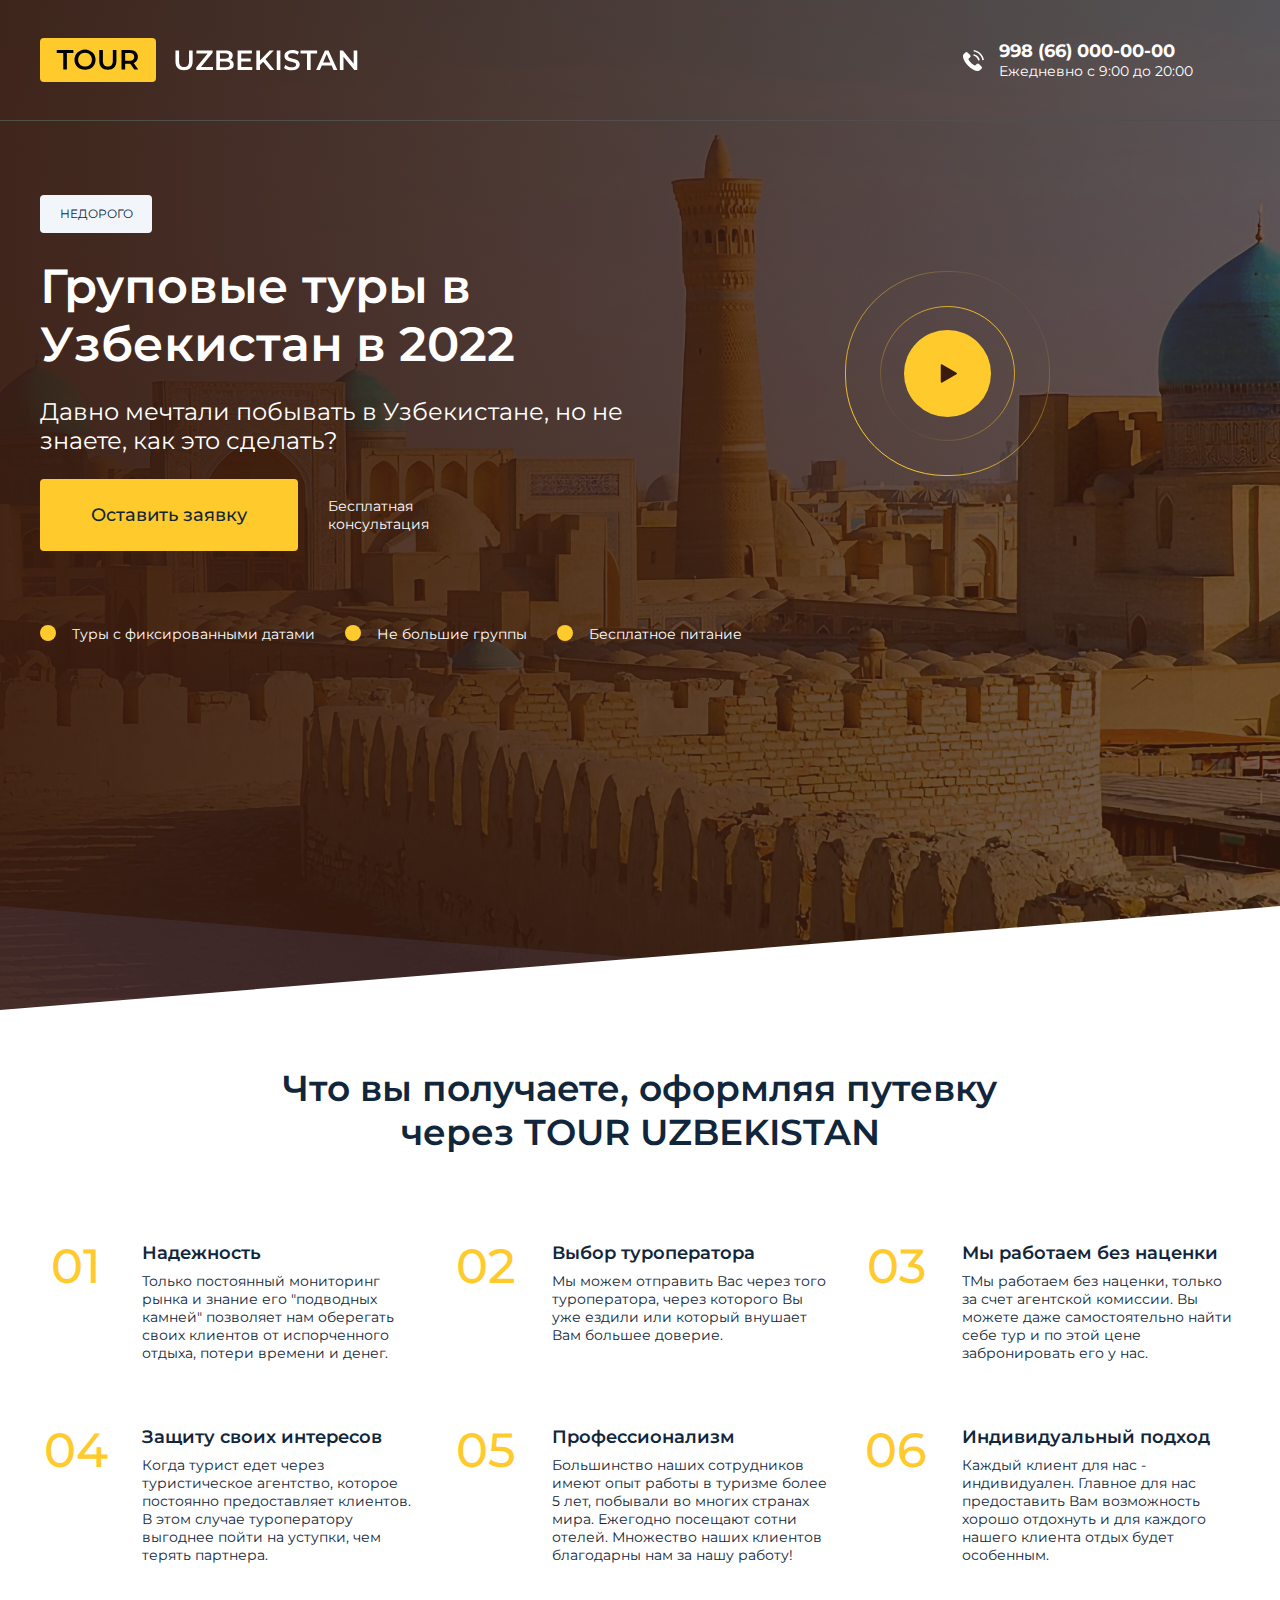
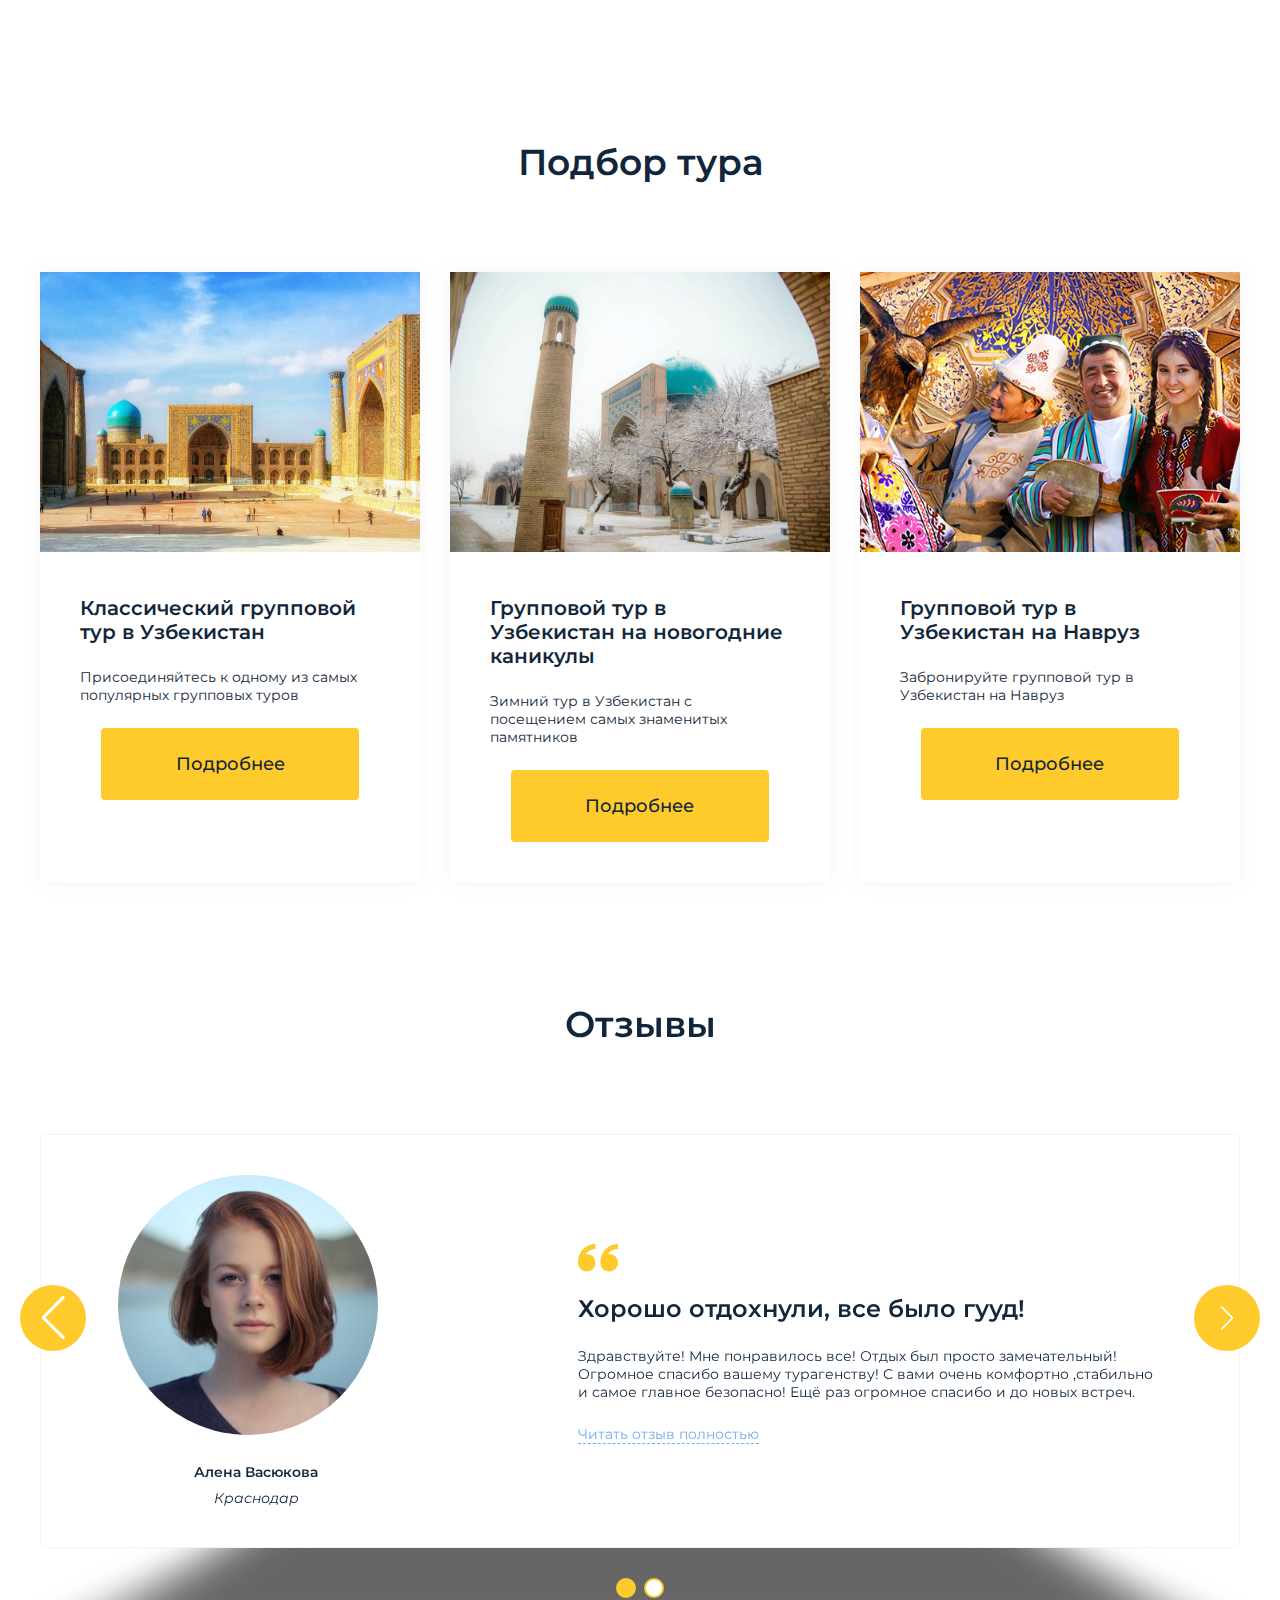
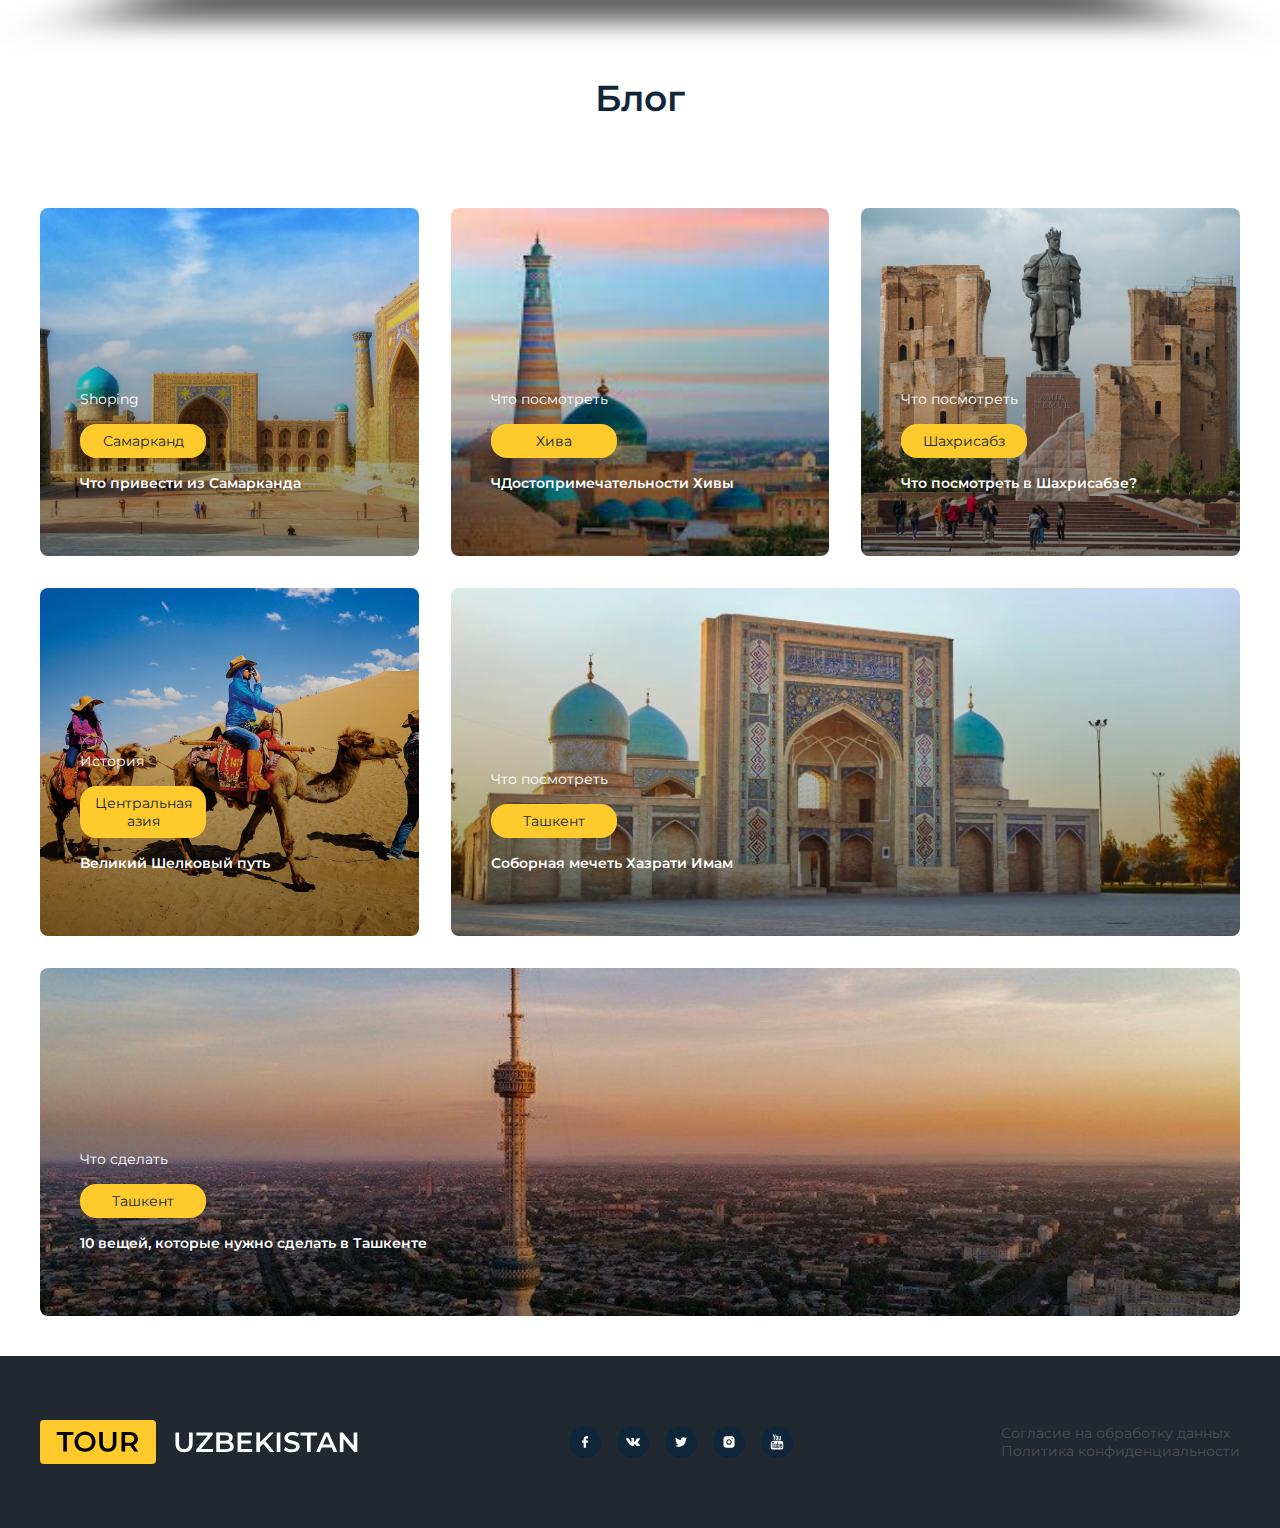
<file: index.html>
<!DOCTYPE html>
<html lang="en">

<head>
    <meta charset="UTF-8">
    <meta http-equiv="X-UA-Compatible" content="IE=edge">
    <meta name="viewport" content="width=device-width, initial-scale=1.0">
    <title>Туры в Узбекистан | TOURINUZBEKISTAN</title>
    <meta name="description"
    content="Груповые и индивидуальные туры по Узбекистан, бронорование гостинец, транспорт, билеты на памятники, все включите.">
    <link rel="preconnect" href="https://fonts.googleapis.com">
    <link rel="preconnect" href="https://fonts.gstatic.com" crossorigin>
    <link
    href="https://fonts.googleapis.com/css2?family=Montserrat:ital,wght@0,100;0,200;0,300;0,400;0,500;0,600;0,700;0,800;0,900;1,100;1,200;1,300;1,400;1,500;1,600;1,700;1,800;1,900&display=swap"
    rel="stylesheet">
    <link rel="stylesheet" href="css/styles.css">
</head>
<body class="page-template-main">
    <section id="main">
        <section id="hero" style="background: url('img/bukhara.png') center center / cover no-repeat;">
            <div class="hero_inner">
                <header id="header">
                    <div class="wrapper">
                        <div class="row header">
                            <div class="logo col">
                                <a href="/"></a>
                            </div>
                            <div class="phone col">
                                <a href="tel:+998660000000">998 (66) 000-00-00</a>
                                Ежедневно с 9:00 до 20:00
                            </div>
                        </div>
                    </div>
                </header>
                <div id="hero_content">
                    <div class="wrapper">
                        <div class="row">
                            <div class="hero_text col">
                                <div class="not_expensive">Недорого</div>
                                <h1>Груповые туры в Узбекистан в 2022</h1>
                                <p>Давно мечтали побывать в Узбекистане, но не знаете, как это сделать?</p>
                                <div class="button_group row">
                                    <div class="button col">
                                        <a href="#">Оставить заявку</a>
                                    </div>
                                    <div class="button_text col">
                                        Бесплатная консультация
                                    </div>
                                </div>
                            </div>
                            <div class="hero_video col">
                                <a class="glightboxvideo" href="https://www.youtube.com/watch?v=_ZH1WsIr2Zk"></a>
                            </div>
                            <div class="bullets col">
                                <div class="row">
                                    <div class="bullet col">
                                        Туры с фиксированными датами
                                    </div>
                                    <div class="bullet col">
                                        Не большие группы
                                    </div>
                                    <div class="bullet col">
                                        Бесплатное питание
                                    </div>
                                </div>
                            </div>
                        </div>
                    </div>
                </div>
            </div>
        </section>
        <section id="benefits">
            <div class="wrapper">
                <h2>Что вы получаете, оформляя путевку<br /> через TOUR UZBEKISTAN</h2>
                <div class="row">
                    <div class="benefit col">
                        <div class="row">
                            <div class="benefit_number col">01</div>
                            <div class="benefit_text col">
                                <h3>Надежность</h3>
                                <p>Только постоянный мониторинг рынка и знание его "подводных камней" позволяет нам
                                    оберегать своих клиентов от испорченного отдыха, потери времени и денег.</p>
                            </div>
                        </div>
                    </div>
                    <div class="benefit col">
                        <div class="row">
                            <div class="benefit_number col">02</div>
                            <div class="benefit_text col">
                                <h3>Выбор туроператора</h3>
                                <p>Мы можем отправить Вас через того туроператора, через которого Вы уже ездили или
                                    который внушает Вам большее доверие.</p>
                            </div>
                        </div>
                    </div>
                    <div class="benefit col">
                        <div class="row">
                            <div class="benefit_number col">03</div>
                            <div class="benefit_text col">
                                <h3>Мы работаем без наценки</h3>
                                <p>ТМы работаем без наценки, только за счет агентской комиссии. Вы можете даже
                                    самостоятельно найти себе тур и по этой цене забронировать его у нас.</p>
                            </div>
                        </div>
                    </div>
                    <div class="benefit col">
                        <div class="row">
                            <div class="benefit_number col">04</div>
                            <div class="benefit_text col">
                                <h3>Защиту своих интересов</h3>
                                <p>Когда турист едет через туристическое агентство, которое постоянно предоставляет
                                    клиентов. В этом случае туроператору выгоднее пойти на уступки, чем терять партнера.
                                </p>
                            </div>
                        </div>
                    </div>
                    <div class="benefit col">
                        <div class="row">
                            <div class="benefit_number col">05</div>
                            <div class="benefit_text col">
                                <h3>Профессионализм</h3>
                                <p>Большинство наших сотрудников имеют опыт работы в туризме более 5 лет, побывали во
                                    многих странах мира. Ежегодно посещают сотни отелей. Множество наших клиентов
                                    благодарны нам за нашу работу!</p>
                            </div>
                        </div>
                    </div>
                    <div class="benefit col">
                        <div class="row">
                            <div class="benefit_number col">06</div>
                            <div class="benefit_text col">
                                <h3>Индивидуальный подход</h3>
                                <p>Каждый клиент для нас - индивидуален. Главное для нас предоставить Вам возможность
                                    хорошо отдохнуть и для каждого нашего клиента отдых будет особенным.</p>
                            </div>
                        </div>
                    </div>
                </div>
            </div>
        </section>
        <section id="tours">
            <div class="wrapper">
                <h2>Подбор тура</h2>
                <div class="row center">
                    <div class="tour col">
                        <img src="img/registan-platz-usbekistan-samarkand--.jpg" alt="Самарканд">
                        <div class="tour_text">
                            <h3>Классический групповой тур в Узбекистан</h3>
                            <p>Присоединяйтесь к одному из самых популярных групповых туров</p>
                            <div class="button">
                                <a href="#">Подробнее</a>
                            </div>
                        </div>
                    </div>
                    <div class="tour col">
                        <img src="img/zima.jpg" alt="Зима Самарканд">
                        <div class="tour_text">
                            <h3>Групповой тур в Узбекистан на новогодние каникулы</h3>
                            <p>Зимний тур в Узбекистан с посещением самых знаменитых памятников</p>
                            <div class="button">
                                <a href="#">Подробнее</a>
                            </div>
                        </div>
                    </div>
                    <div class="tour col">
                        <img src="img/fiva-stans.jpg" alt="Навруз">
                        <div class="tour_text">
                            <h3>Групповой тур в Узбекистан на Навруз</h3>
                            <p>Забронируйте групповой тур в Узбекистан на Навруз</p>
                            <div class="button">
                                <a href="#">Подробнее</a>
                            </div>
                        </div>
                    </div>
                </div>
            </div>
        </section>
        <section id="reviews">
            <div class="wrapper swiper swiper-container">
                <h2>Отзывы</h2>
                <div class="row reviews swiper-wrapper">
                    <div class="review swiper-slide">
                        <div class="row">
                            <div class="review_img col">
                                <img src="img/avatar.jpg" alt="">
                                <div class="name">Алена Васюкова</div>
                                <div class="city">Краснодар</div>
                            </div>
                            <div class="review_text col">
                                <h3>Хорошо отдохнули, все было гууд!</h3>
                                <p>Здравствуйте! Мне понравилось все! Отдых был просто замечательный! Огромное спасибо
                                    вашему турагенству! С вами очень комфортно ,стабильно и самое главное безопасно! Ещё
                                    раз огромное спасибо и до новых встреч.</p>
                                <a href="#">Читать отзыв полностью</a>
                            </div>
                        </div>
                    </div>
                    <div class="review swiper-slide">
                        <div class="row">
                            <div class="review_img col">
                                <img src="img/man.jpg" alt="">
                                <div class="name">Алена Васюкова</div>
                                <div class="city">Краснодар</div>
                            </div>
                            <div class="review_text col">
                                <h3>Хорошо отдохнули, все было гууд!</h3>
                                <p>Здравствуйте! Мне понравилось все! Отдых был просто замечательный! Огромное спасибо
                                    вашему турагенству! С вами очень комфортно ,стабильно и самое главное безопасно! Ещё
                                    раз огромное спасибо и до новых встреч.</p>
                                <a href="#">Читать отзыв полностью</a>
                            </div>
                        </div>
                    </div>
                </div>
                <div class="swiper-button-next"></div>
                <div class="swiper-button-prev"></div>

                <div class="swiper-pagination"></div>
            </div>
        </section>
        <section id="blog">
            <div class="wrapper">
                <h2>Блог</h2>
                <div class="row">
                    <div class="blog col">
                        <a href="#" class="post post_1"
                            style="background: linear-gradient(180deg, rgba(0, 0, 0, 0) 0%, rgba(0, 0, 0, 0.48) 100%), url(img/registan-platz-usbekistan-samarkand--.jpg) center center / cover no-repeat, #000000;">
                            <div class="theme">Shoping</div>
                            <div class="city">Самарканд</div>
                            <h3>Что привести из Самарканда</h3>
                        </a>
                        <a href="#" class="post post_2"
                            style="background: linear-gradient(180deg, rgba(0, 0, 0, 0) 0%, rgba(0, 0, 0, 0.48) 100%), url(img/khiva.jpg) center center / cover no-repeat, #000000;">
                            <div class="theme">Что посмотреть</div>
                            <div class="city">Хива</div>
                            <h3>ЧДостопримечательности Хивы</h3>
                        </a>
                        <a href="#" class="post post_3"
                            style="background: linear-gradient(180deg, rgba(0, 0, 0, 0) 0%, rgba(0, 0, 0, 0.48) 100%), url(img/shahrisabs.jpg) center center / cover no-repeat, #000000;">
                            <div class="theme">Что посмотреть</div>
                            <div class="city">Шахрисабз</div>
                            <h3>Что посмотреть в Шахрисабзе?</h3>
                        </a>
                        <a href="#" class="post post_4"
                            style="background: linear-gradient(180deg, rgba(0, 0, 0, 0) 0%, rgba(0, 0, 0, 0.48) 100%), url(img/silkroad.jpg) center center / cover no-repeat, #000000;">
                            <div class="theme">История</div>
                            <div class="city">Центральная азия</div>
                            <h3>Великий Шелковый путь</h3>
                        </a>
                        <a href="#" class="post post_5"
                            style="background: linear-gradient(180deg, rgba(0, 0, 0, 0) 0%, rgba(0, 0, 0, 0.48) 100%), url(img/tashkent.jpg) center center / cover no-repeat, #000000;">
                            <div class="theme">Что посмотреть</div>
                            <div class="city">Ташкент</div>
                            <h3>Соборная мечеть Хазрати Имам</h3>
                        </a>
                        <a href="#" class="post post_6"
                            style="background: linear-gradient(180deg, rgba(0, 0, 0, 0) 0%, rgba(0, 0, 0, 0.48) 100%), url(img/tashkent-vishka.png) center center / cover no-repeat, #000000;">
                            <div class="theme">Что сделать</div>
                            <div class="city">Ташкент</div>
                            <h3>10 вещей, которые нужно сделать в Ташкенте</h3>
                        </a>
                    </div>
                </div>
            </div>
        </section>
        <section id="footer">
            <div class="wrapper">
                <div class="row between footer">
                    <div class="logo col">
                        <a href="/"></a>
                    </div>
                    <div class="social col">
                        <a href="#" class="fb"></a>
                        <a href="#" class="vk"></a>
                        <a href="#" class="tw"></a>
                        <a href="#" class="inst"></a>
                        <a href="#" class="yt"></a>
                    </div>
                    <div class="footer_text col">
                        <a href="#">
                            Согласие на обработку данных<br />
                            Политика конфиденциальности
                        </a>
                    </div>
                </div>
            </div>
        </section>
    </section>
    <script src="js/scripts.min.js"></script>
</body>
</html>
</file>
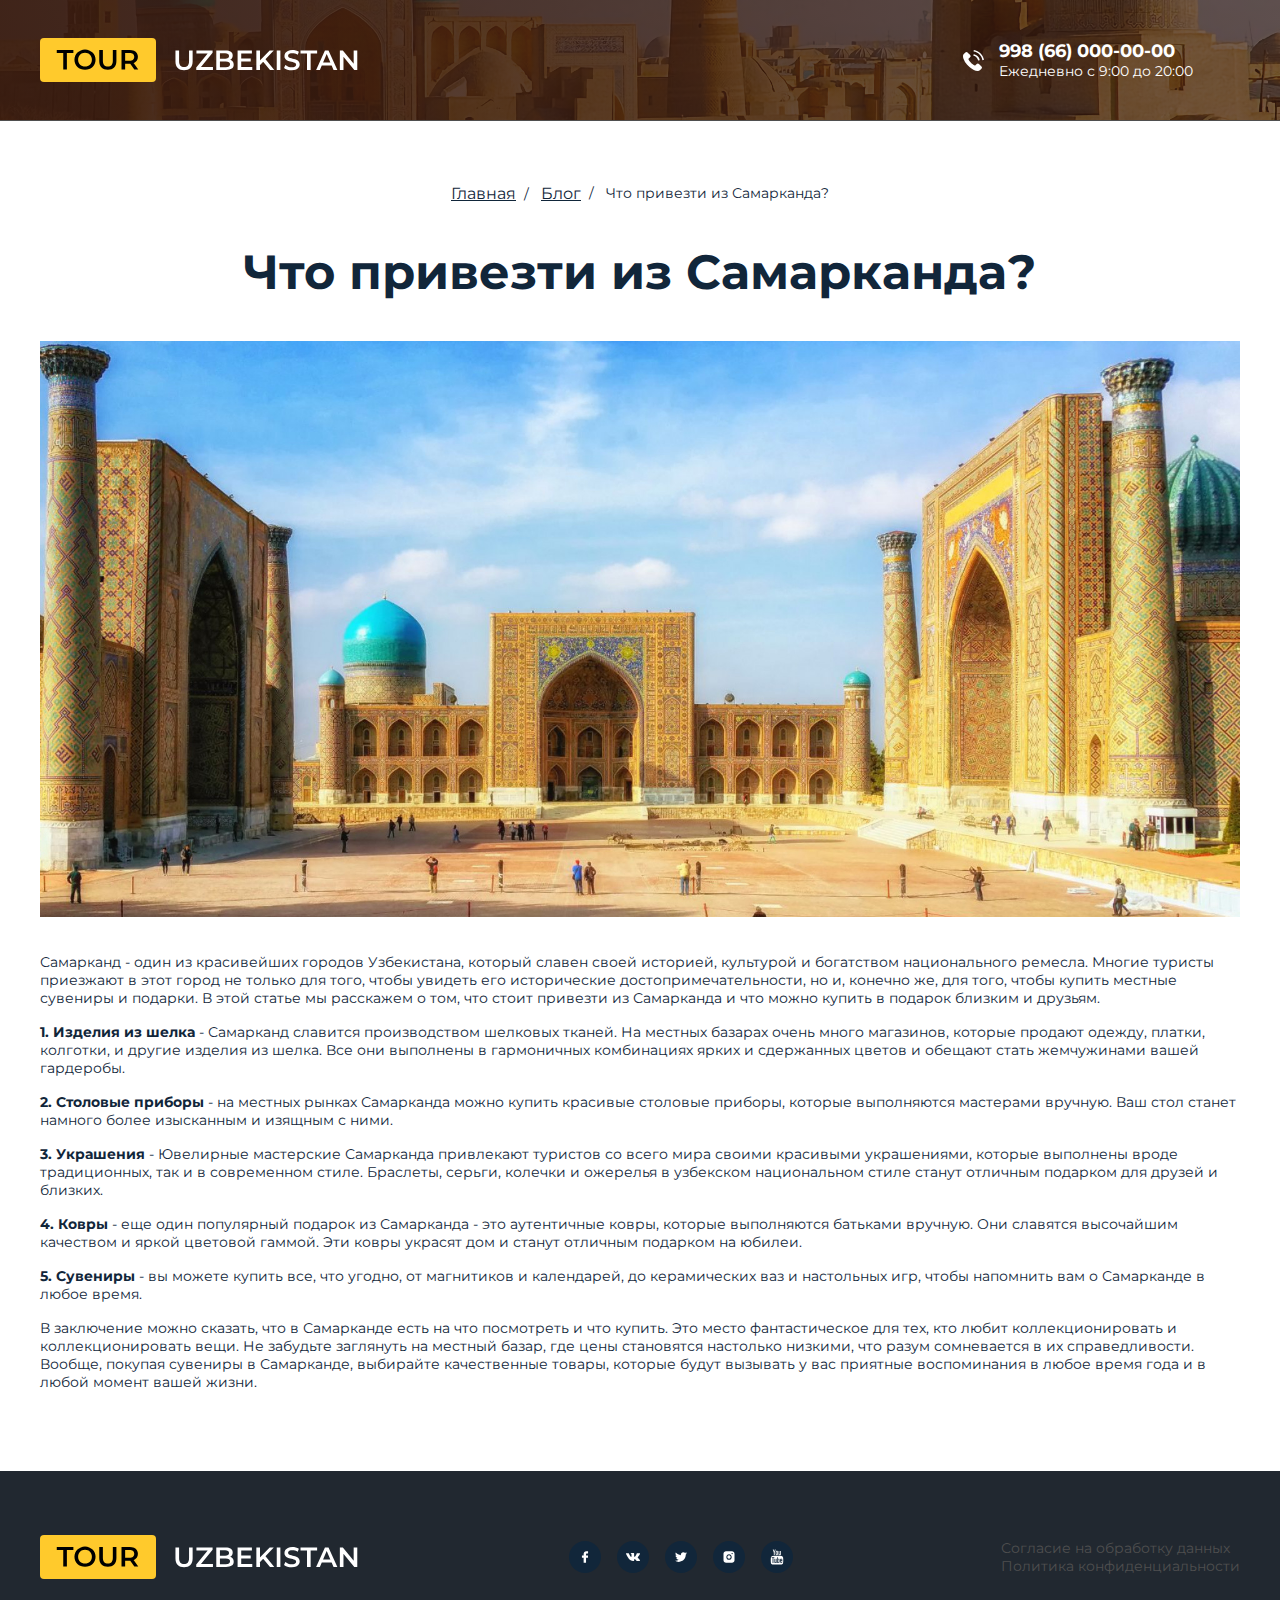
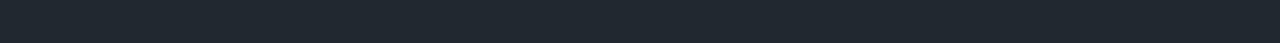
<file: post.html>
<!DOCTYPE html>
<html lang="en">
<head>
    <meta charset="UTF-8">
    <meta http-equiv="X-UA-Compatible" content="IE=edge">
    <meta name="viewport" content="width=device-width, initial-scale=1.0">
    <title>Что привезти из Самарканда? | TOURINUZBEKISTAN</title>
    <meta name="description"
    content="Груповые и индивидуальные туры по Узбекистан, бронорование гостинец, транспорт, билеты на памятники, все включите.">
    <link rel="preconnect" href="https://fonts.googleapis.com">
    <link rel="preconnect" href="https://fonts.gstatic.com" crossorigin>
    <link
    href="https://fonts.googleapis.com/css2?family=Montserrat:ital,wght@0,100;0,200;0,300;0,400;0,500;0,600;0,700;0,800;0,900;1,100;1,200;1,300;1,400;1,500;1,600;1,700;1,800;1,900&display=swap"
    rel="stylesheet">
    <link rel="stylesheet" href="css/styles.css">
</head>
<body>
    <section id="main">
        <section id="hero" style="background: url('img/bukhara.png') center center / cover no-repeat;">
            <div class="hero_inner">
                <header id="header">
                    <div class="wrapper">
                        <div class="row header">
                            <div class="logo col">
                                <a href="/"></a>
                            </div>
                            <div class="phone col">
                                <a href="tel:+998660000000">998 (66) 000-00-00</a>
                                Ежедневно с 9:00 до 20:00
                            </div>
                        </div>
                    </div>
                </header>
            </div>
        </section>
        <section id="content">
            <div class="wrapper">
                <div class="row">
                    <div class="breadcrumbs col">
                        <ul>
                            <li><a href="/">Главная</a></li>
                            <li><a href="#">Блог</a></li>
                            <li>Что привезти из Самарканда?</li>
                        </ul>
                    </div>
                    <div class="content post col">
                        <h1>Что привезти из Самарканда?</h1>
                        <img src="img/registan-platz-usbekistan-samarkand--.jpg" alt="Самарканд">
                        <p>Самарканд - один из красивейших городов Узбекистана, который славен своей историей, культурой и богатством национального ремесла. Многие туристы приезжают в этот город не только для того, чтобы увидеть его исторические достопримечательности, но и, конечно же, для того, чтобы купить местные сувениры и подарки. В этой статье мы расскажем о том, что стоит привезти из Самарканда и что можно купить в подарок близким и друзьям.</p>

                        <p><strong>1. Изделия из шелка</strong> - Самарканд славится производством шелковых тканей. На местных базарах очень много магазинов, которые продают одежду, платки, колготки, и другие изделия из шелка. Все они выполнены в гармоничных комбинациях ярких и сдержанных цветов и обещают стать жемчужинами вашей гардеробы.</p>

                        <p><strong>2. Столовые приборы</strong> - на местных рынках Самарканда можно купить красивые столовые приборы, которые выполняются мастерами вручную. Ваш стол станет намного более изысканным и изящным с ними.</p>

                        <p><strong>3. Украшения</strong> - Ювелирные мастерские Самарканда привлекают туристов со всего мира своими красивыми украшениями, которые выполнены вроде традиционных, так и в современном стиле. Браслеты, серьги, колечки и ожерелья в узбекском национальном стиле станут отличным подарком для друзей и близких.</p>

                        <p><strong>4. Ковры</strong> - еще один популярный подарок из Самарканда - это аутентичные ковры, которые выполняются батьками вручную. Они славятся высочайшим качеством и яркой цветовой гаммой. Эти ковры украсят дом и станут отличным подарком на юбилеи.</p>

                        <p><strong>5. Сувениры</strong> - вы можете купить все, что угодно, от магнитиков и календарей, до керамических ваз и настольных игр, чтобы напомнить вам о Самарканде в любое время.</p>

                        <p>В заключение можно сказать, что в Самарканде есть на что посмотреть и что купить. Это место фантастическое для тех, кто любит коллекционировать и коллекционировать вещи. Не забудьте заглянуть на местный базар, где цены становятся настолько низкими, что разум сомневается в их справедливости. Вообще, покупая сувениры в Самарканде, выбирайте качественные товары, которые будут вызывать у вас приятные воспоминания в любое время года и в любой момент вашей жизни.</p>
                    </div>
                </div>
            </div>
        </section>
        <section id="footer">
            <div class="wrapper">
                <div class="row between footer">
                    <div class="logo col">
                        <a href="/"></a>
                    </div>
                    <div class="social col">
                        <a href="#" class="fb"></a>
                        <a href="#" class="vk"></a>
                        <a href="#" class="tw"></a>
                        <a href="#" class="inst"></a>
                        <a href="#" class="yt"></a>
                    </div>
                    <div class="footer_text col">
                        <a href="#">
                            Согласие на обработку данных<br />
                            Политика конфиденциальности
                        </a>
                    </div>
                </div>
            </div>
        </section>
    </section>
    <script src="js/scripts.min.js"></script>
</body>
</html>
</file>
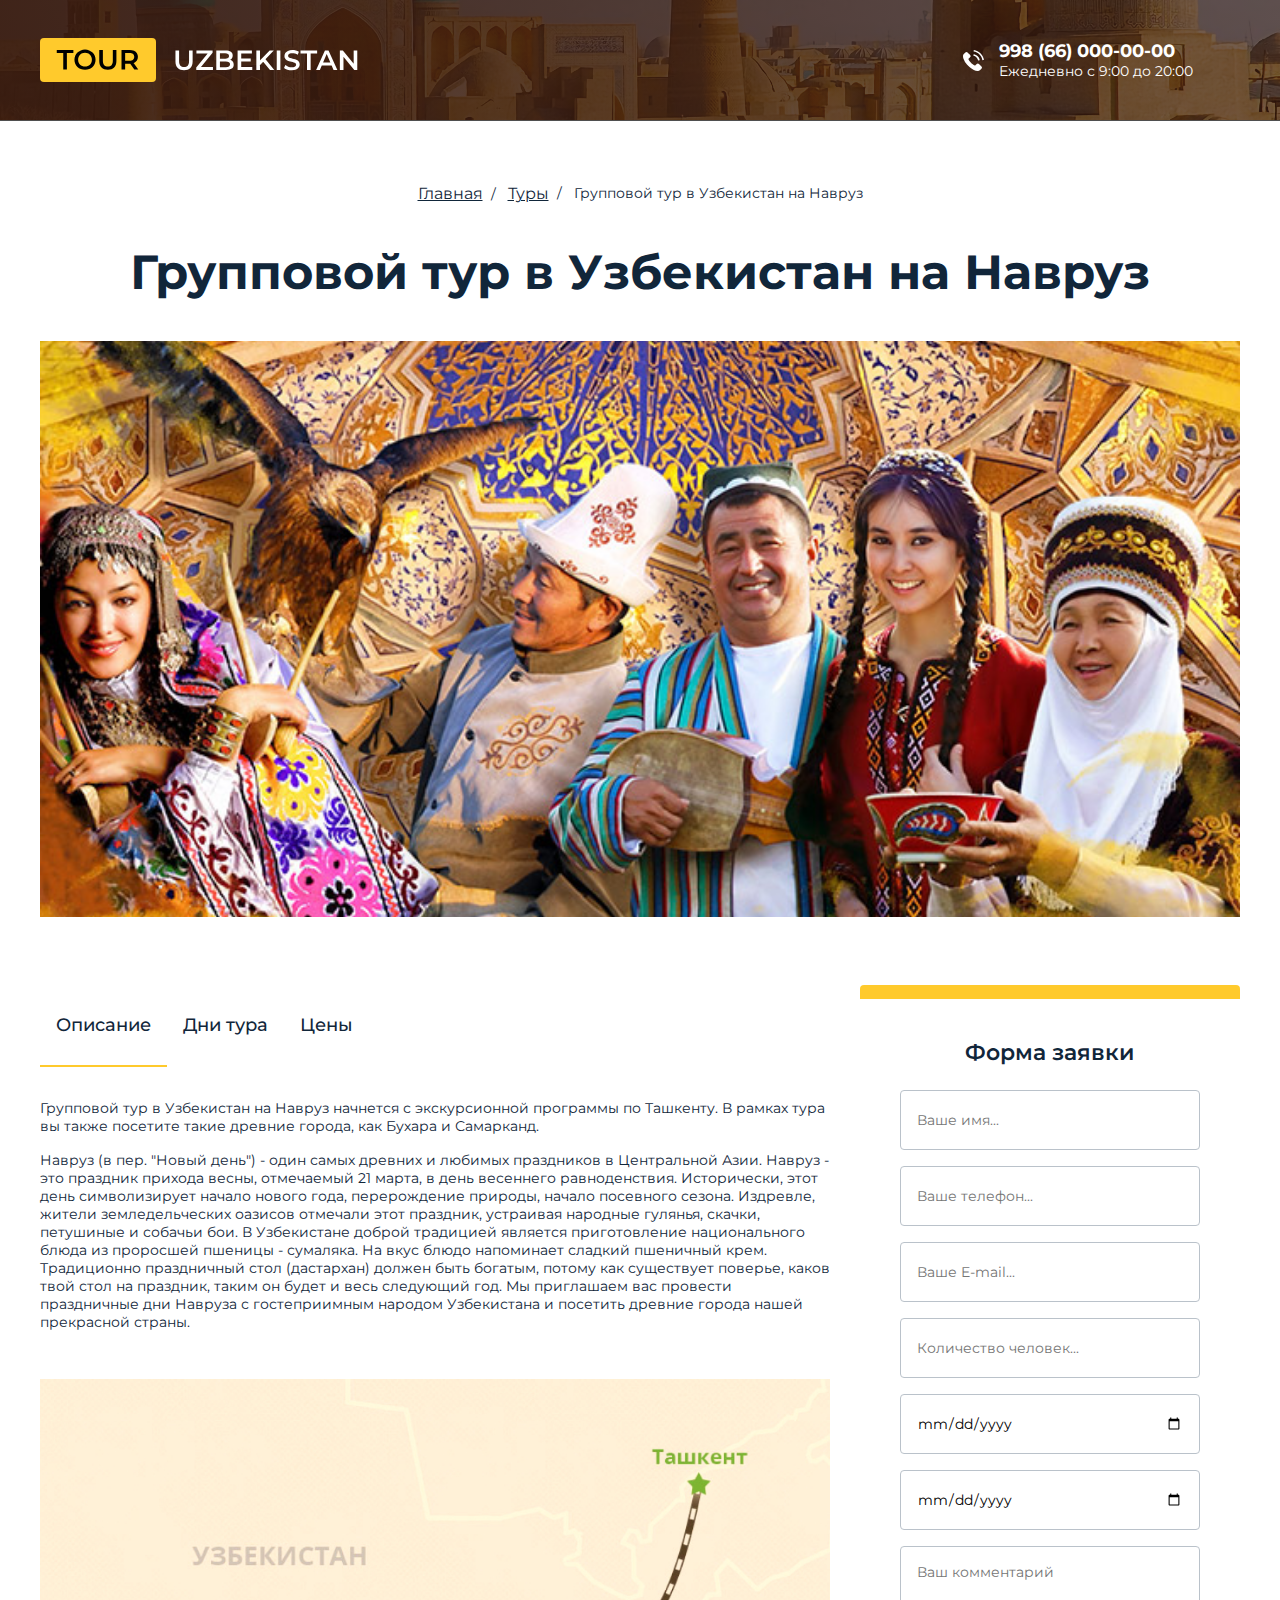
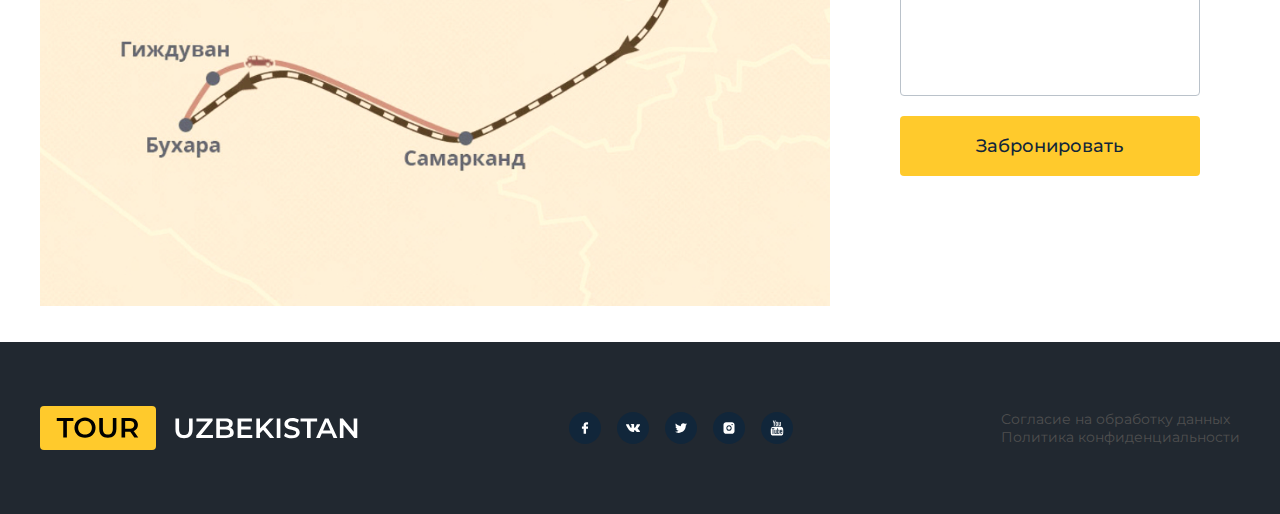
<file: tour.html>
<!DOCTYPE html>
<html lang="en">

<head>
    <meta charset="UTF-8">
    <meta http-equiv="X-UA-Compatible" content="IE=edge">
    <meta name="viewport" content="width=device-width, initial-scale=1.0">
    <title>Групповой тур в Узбекистан на Навруз | TOURINUZBEKISTAN</title>
    <meta name="description"
    content="Груповые и индивидуальные туры по Узбекистан, бронорование гостинец, транспорт, билеты на памятники, все включите.">
    <link rel="preconnect" href="https://fonts.googleapis.com">
    <link rel="preconnect" href="https://fonts.gstatic.com" crossorigin>
    <link
    href="https://fonts.googleapis.com/css2?family=Montserrat:ital,wght@0,100;0,200;0,300;0,400;0,500;0,600;0,700;0,800;0,900;1,100;1,200;1,300;1,400;1,500;1,600;1,700;1,800;1,900&display=swap"
    rel="stylesheet">
    <link rel="stylesheet" href="css/styles.css">
</head>

<body>
    <section id="main">
        <section id="hero" style="background: url('img/bukhara.png') center center / cover no-repeat;">
            <div class="hero_inner">
                <header id="header">
                    <div class="wrapper">
                        <div class="row header">
                            <div class="logo col">
                                <a href="/"></a>
                            </div>
                            <div class="phone col">
                                <a href="tel:+998660000000">998 (66) 000-00-00</a>
                                Ежедневно с 9:00 до 20:00
                            </div>
                        </div>
                    </div>
                </header>
            </div>
        </section>
        
        <section id="content">
            <div class="wrapper">
                <div class="row">
                    <div class="breadcrumbs col">
                        <ul>
                            <li><a href="/">Главная</a></li>
                            <li><a href="#">Туры</a></li>
                            <li>Групповой тур в Узбекистан на Навруз</li>
                        </ul>
                    </div>
                    <div class="content col">
                        <h1>Групповой тур в Узбекистан на Навруз</h1>
                        <img src="img/fiva-stans.jpg" alt="Навруз">
                    </div>
                    
                </div>
            </div>
        </section>

        <section id="tour">
            <div class="wrapper">
                <div class="row center">
                    <div class="tabs col">
                        <div class="tabs_btns">
                            <div class="tabs_btn active">Описание</div>
                            <div class="tabs_btn">Дни тура</div>
                            <div class="tabs_btn">Цены</div>
                        </div>
                        <div class="tabs_item active">
                            <p>Групповой тур в Узбекистан на Навруз начнется с экскурсионной программы по Ташкенту. В рамках тура вы также посетите такие древние города, как Бухара и Самарканд.</p>
                            <p>Навруз (в пер. "Новый день") - один самых древних и любимых праздников в Центральной Азии. Навруз - это праздник прихода весны, отмечаемый 21 марта, в день весеннего равноденствия. Исторически, этот день символизирует начало нового года, перерождение природы, начало посевного сезона. Издревле, жители земледельческих оазисов отмечали этот праздник, устраивая народные гулянья, скачки, петушиные и собачьи бои. В Узбекистане доброй традицией является приготовление национального блюда из проросшей пшеницы - сумаляка. На вкус блюдо напоминает сладкий пшеничный крем. Традиционно праздничный стол (дастархан) должен быть богатым, потому как существует поверье, каков твой стол на праздник, таким он будет и весь следующий год. Мы приглашаем вас провести праздничные дни Навруза с гостеприимным народом Узбекистана и посетить древние города нашей прекрасной страны.</p>
                            <img src="img/map.jpg" alt="Карта">
                        </div>
                        <div class="tabs_item">
                            <h2>Дни тура</h2>
                            <div class="accordion">
                                <div class="accordion_item">
                                    <div class="accordion_label">День 1, 19 марта, Вс: Прибытие в Ташкент</div>
                                    <div class="accordion_content">
                                        <p>Прибытие в Ташкент. В аэропорту вас встретит наш водитель и отвезет в отель. Заселение в отель. Свободное время. Ночь в отеле Ташкента.</p>
                                        <p>Рекомендуемые рейсы:</p>
                                        <p>Алматы – Ташкент, KC127, 12:15-12:50</p>
                                        <p>Алматы – Ташкент, HY764, 18:30-19:10</p>
                                        <p>Москва – Ташкент, HY9614, 15:45-21:40</p>
                                    </div>
                                </div>
                                <div class="accordion_item">
                                    <div class="accordion_label">День 2, 20 марта, Пн: Ташкент – Бухара</div>
                                    <div class="accordion_content">
                                        <p>21 марта по всему Узбекистану отмечают Навруз – древний праздник, символизирующий вступление весны в свои права. Это яркое торжество проходит с веселыми танцами, песнями и, конечно, традиционными угощениями. Вы сможете отведать особую самсу, начиненную зеленью, которую готовят только весной. Кроме того, вам обязательно предложат попробовать сумаляк – блюдо из пророщенной пшеницы, ассоциирующееся у народов Центральной Азии именно c Наврузом.</p>
                                        <p>Ранний завтрак в отеле. Выписка из отеля и начало группового тура в Узбекистан на Навруз. Трансфер на жд вокзал. Скоростной поезд отправляется из Ташкента в Бухару. Здесь вас встретит водитель и доставит в отель (заселение в отель в 14:00).</p>
                                        <p>
                                            В холле гостиницы вас будет ожидать гид. Полный день пешей экскурсии по Бухаре. Вас ожидает экскурсия с гидом в исторический центр Бухары, включенный в Список Всемирного наследия ЮНЕСКО. Посещение крепости Арк, мавзолея Саманидов, мавзолея Чашма-Аюб, архитектурного ансамбля Калян, медресе Мири-Араб, мечети Магоки-Аттори, медресе Улугбека и Абдулазизхана, торговых куполов, комплекса Ляби-Хауз.
                                            Свободное время. Ночь в отеле в Бухаре.
                                        </p>
                                        <p>Продолжительность экскурсии: 5 часов</p>
                                    </div>
                                </div>
                                <div class="accordion_item">
                                    <div class="accordion_label">День 3, 21 марта, Вт: Бухара – Гиждуван – Самарканд</div>
                                    <div class="accordion_content">
                                        Завтрак в отеле. Свободное время для самостоятельных прогулок по старым улочкам Бухары, где вы сможете посетить легендарную кукольную мастерскую, знаменитую фабрику бухарских шелковых ковров ручной работы, кузницу по изготовлению ножей, приобрести яркие сувениры на память. В 11:00 переезд из Бухары в Самарканд через город Гиждуван. Гиждуван - небольшой город, с древних времен являющийся центром традиционных ремесел. Гиждуванская керамика издревле известна в Азии и узнаваема благодаря своему оригинальному цвету и стилю оформления. Вы посетите центр керамики и музей, а после вас ждет вкусный и сытный обед. Следующая остановка в караван-сарае Рабат-и-Малик (XI в.). Также вы увидите Сардоба Малик (водохранилище). Выезд и прибытие в Самарканд. Размещение в отеле. Свободное время. Ночь в Самарканде.
                                    </div>
                                </div>
                                <div class="accordion_item">
                                    <div class="accordion_label">День 4, 22 марта, Ср: Самарканд – Ташкент</div>
                                    <div class="accordion_content">
                                        <p>Завтрак в отеле. В холле гостиницы вас будут ожидать гид и водитель. В этот день вы посетите знаменитую площадь Регистан, которая являлась центром Самарканда на протяжение многих веков, а также соборную мечеть Биби-Ханум, со строительством которой связано множество народных легенд и поверий. Также вы зайдете на Сиабский базар, где можно купить восточные сладости, свежие сочные фрукты и национальные сувениры. Кроме того, вы посетите обсерваторию Улугбека - внука Амира Тимура, правителя Самарканда и великого ученого средневековья, комплекс Шахи-Зинда, представляющий собой великолепный ансамбль мавзолеев самаркандской знати и мавзолей Гур-Эмир - усыпальницу Амира Тимура и Тимуридов. Посещение гробницы святого Даниила.</p>
                                        <p>Трансфер на жд вокзал. Отправление скоростным поездом в Ташкент. Прибытие в Ташкент и трансфер в отель. Ночь в Ташкенте.</p>
                                        <p>Продолжительность экскурсии: 6 часов</p>
                                    </div>
                                </div>
                                <div class="accordion_item">
                                    <div class="accordion_label">День 5, 23 марта, Чт: Ташкент</div>
                                    <div class="accordion_content">
                                        <p>Ранний завтрак в отеле. Встреча с гидом в лобби отеля. Экскурсия с гидом по Ташкенту - столице Узбекистана и самому большому городу в Средней Азии. В этот день запланировано посещение Старого города, где расположен религиозный центр Ташкента – комплекс Хаст-Имам. Именно здесь хранится знаменитый Коран халифа Османа (VII в.). В Хаст-Имаме вы посетите медресе Барак-хана, мечеть Тилля-Шейха, мавзолей Абу Бакр Каффаль Шаши. Затем вы побываете на одном из старейших базаров города – "Чорсу". После осмотра достопримечательностей Старого города вас ждет поездка на ташкентском метро в центр. Выйдя со станции метро "Космонавтов", вы посетите Музей прикладного искусства, а затем прогуляетесь через театр Навои к площади Амира Тимура. Конец экскурсии по Ташкенту.</p>
                                        <p>После экскурсии трансфер в аэропорт. Конец группового тура в Узбекистан на Навруз.</p>
                                        <p>Продолжительность экскурсии: 4 часа</p>
                                    </div>
                                </div>
                            </div>
                        </div>
                        <div class="tabs_item">
                            <table>
                                <tbody>
                                    <tr>
                                        <td>Начало</td>
                                        <td>Конец</td>
                                        <td>Цена</td>
                                    </tr>
                                    <tr>
                                        <td>Янв 2, Вс</td>
                                        <td>Янв 7, Пт</td>
                                        <td>US $ 540</td>
                                    </tr>
                                </tbody>
                            </table>
                        </div>
                    </div>
                    <div class="tour_form col">
                        <form action="#" method="post">
                            <h3>Форма заявки</h3>
                            <div class="input_field">
                                <input type="text" name="name" placeholder="Ваше имя...">
                            </div>
                            <div class="input_field">
                                <input type="tel" name="tel" placeholder="Ваше телефон...">
                            </div>
                            <div class="input_field">
                                <input type="email" name="email" placeholder="Ваше E-mail...">
                            </div>
                            <div class="input_field">
                                <input type="number" name="number" placeholder="Количество человек...">
                            </div>
                            <div class="input_field">
                                <input type="date" name="date-arrival" placeholder="Дата заезда...">
                            </div>
                            <div class="input_field">
                                <input type="date" name="date-of-departure" placeholder="Дата выезда...">
                            </div>
                            <div class="text_field">
                                <textarea name="comment" cols="30" rows="10" placeholder="Ваш комментарий"></textarea>
                            </div>
                            <div class="button">
                                <input type="submit" value="Забронировать">
                            </div>
                        </form>
                    </div>
                </div>
            </div>
        </section>
        <section id="footer">
            <div class="wrapper">
                <div class="row between footer">
                    <div class="logo col">
                        <a href="/"></a>
                    </div>
                    <div class="social col">
                        <a href="#" class="fb"></a>
                        <a href="#" class="vk"></a>
                        <a href="#" class="tw"></a>
                        <a href="#" class="inst"></a>
                        <a href="#" class="yt"></a>
                    </div>
                    <div class="footer_text col">
                        <a href="#">
                            Согласие на обработку данных<br />
                            Политика конфиденциальности
                        </a>
                    </div>
                </div>
            </div>
        </section>
    </section>
    <script src="js/scripts.min.js"></script>
</body>
</html>
</file>
<file: css/styles.css>
:root {
  --offset: 30px;
}

.glightbox-container {
  width: 100%;
  height: 100%;
  position: fixed;
  top: 0;
  left: 0;
  z-index: 999999!important;
  overflow: hidden;
  -ms-touch-action: none;
  touch-action: none;
  -ms-text-size-adjust: 100%;
  text-size-adjust: 100%;
  -webkit-backface-visibility: hidden;
  backface-visibility: hidden;
  outline: 0;
}

.glightbox-container.inactive {
  display: none;
}

.glightbox-container .gcontainer {
  position: relative;
  width: 100%;
  height: 100%;
  z-index: 9999;
  overflow: hidden;
}

.glightbox-container .gslider {
  -webkit-transition: -webkit-transform 0.4s ease;
  transition: -webkit-transform 0.4s ease;
  -o-transition: transform 0.4s ease;
  transition: transform 0.4s ease;
  transition: transform 0.4s ease, -webkit-transform 0.4s ease;
  height: 100%;
  left: 0;
  top: 0;
  width: 100%;
  position: relative;
  overflow: hidden;
  display: -webkit-box !important;
  display: -ms-flexbox !important;
  display: flex!important;
  -webkit-box-pack: center;
  -ms-flex-pack: center;
  justify-content: center;
  -webkit-box-align: center;
  -ms-flex-align: center;
  align-items: center;
  -webkit-transform: translate3d(0, 0, 0);
  transform: translate3d(0, 0, 0);
}

.glightbox-container .gslide {
  width: 100%;
  position: absolute;
  -webkit-user-select: none;
  -moz-user-select: none;
  -ms-user-select: none;
  user-select: none;
  display: -webkit-box;
  display: -ms-flexbox;
  display: flex;
  -webkit-box-align: center;
  -ms-flex-align: center;
  align-items: center;
  -webkit-box-pack: center;
  -ms-flex-pack: center;
  justify-content: center;
  opacity: 0;
}

.glightbox-container .gslide.current {
  opacity: 1;
  z-index: 99999;
  position: relative;
}

.glightbox-container .gslide.prev {
  opacity: 1;
  z-index: 9999;
}

.glightbox-container .gslide-inner-content {
  width: 100%;
}

.glightbox-container .ginner-container {
  position: relative;
  width: 100%;
  display: -webkit-box;
  display: -ms-flexbox;
  display: flex;
  -webkit-box-pack: center;
  -ms-flex-pack: center;
  justify-content: center;
  -webkit-box-orient: vertical;
  -webkit-box-direction: normal;
  -ms-flex-direction: column;
  flex-direction: column;
  max-width: 100%;
  margin: auto;
  height: 100vh;
}

.glightbox-container .ginner-container.gvideo-container {
  width: 100%;
}

.glightbox-container .ginner-container.desc-bottom,
.glightbox-container .ginner-container.desc-top {
  -webkit-box-orient: vertical;
  -webkit-box-direction: normal;
  -ms-flex-direction: column;
  flex-direction: column;
}

.glightbox-container .ginner-container.desc-left,
.glightbox-container .ginner-container.desc-right {
  max-width: 100% !important;
}

.gslide iframe,
.gslide video {
  outline: 0!important;
  border: none;
  min-height: 165px;
  -webkit-overflow-scrolling: touch;
  -ms-touch-action: auto;
  touch-action: auto;
}

.gslide:not(.current) {
  pointer-events: none;
}

.gslide-image {
  -webkit-box-align: center;
  -ms-flex-align: center;
  align-items: center;
}

.gslide-image img {
  max-height: 100vh;
  display: block;
  padding: 0;
  float: none;
  outline: 0;
  border: none;
  -webkit-user-select: none;
  -moz-user-select: none;
  -ms-user-select: none;
  user-select: none;
  max-width: 100vw;
  width: auto;
  height: auto;
  -o-object-fit: cover;
  object-fit: cover;
  -ms-touch-action: none;
  touch-action: none;
  margin: auto;
  min-width: 200px;
}

.desc-bottom .gslide-image img,
.desc-top .gslide-image img {
  width: auto;
}

.desc-left .gslide-image img,
.desc-right .gslide-image img {
  width: auto;
  max-width: 100%;
}

.gslide-image img.zoomable {
  position: relative;
}

.gslide-image img.dragging {
  cursor: -webkit-grabbing !important;
  cursor: grabbing!important;
  -webkit-transition: none;
  -o-transition: none;
  transition: none;
}

.gslide-video {
  position: relative;
  max-width: 100vh;
  width: 100% !important;
}

.gslide-video .plyr__poster-enabled.plyr--loading .plyr__poster {
  display: none;
}

.gslide-video .gvideo-wrapper {
  width: 100%;
  margin: auto;
}

.gslide-video::before {
  content: '';
  position: absolute;
  width: 100%;
  height: 100%;
  background: rgba(255, 0, 0, 0.34);
  display: none;
}

.gslide-video.playing::before {
  display: none;
}

.gslide-video.fullscreen {
  max-width: 100%!important;
  min-width: 100%;
  height: 75vh;
}

.gslide-video.fullscreen video {
  max-width: 100%!important;
  width: 100% !important;
}

.gslide-inline {
  background: #fff;
  text-align: left;
  max-height: calc(100vh - 40px);
  overflow: auto;
  max-width: 100%;
  margin: auto;
}

.gslide-inline .ginlined-content {
  padding: 20px;
  width: 100%;
}

.gslide-inline .dragging {
  cursor: -webkit-grabbing !important;
  cursor: grabbing!important;
  -webkit-transition: none;
  -o-transition: none;
  transition: none;
}

.ginlined-content {
  overflow: auto;
  display: block!important;
  opacity: 1;
}

.gslide-external {
  display: -webkit-box;
  display: -ms-flexbox;
  display: flex;
  width: 100%;
  min-width: 100%;
  background: #fff;
  padding: 0;
  overflow: auto;
  max-height: 75vh;
  height: 100%;
}

.gslide-media {
  display: -webkit-box;
  display: -ms-flexbox;
  display: flex;
  width: auto;
}

.zoomed .gslide-media {
  -webkit-box-shadow: none!important;
  box-shadow: none !important;
}

.desc-bottom .gslide-media,
.desc-top .gslide-media {
  margin: 0 auto;
  -webkit-box-orient: vertical;
  -webkit-box-direction: normal;
  -ms-flex-direction: column;
  flex-direction: column;
}

.gslide-description {
  position: relative;
  -webkit-box-flex: 1;
  -ms-flex: 1 0 100%;
  flex: 1 0 100%;
}

.gslide-description.description-left,
.gslide-description.description-right {
  max-width: 100%;
}

.gslide-description.description-bottom,
.gslide-description.description-top {
  margin: 0 auto;
  width: 100%;
}

.gslide-description p {
  margin-bottom: 12px;
}

.gslide-description p:last-child {
  margin-bottom: 0;
}

.zoomed .gslide-description {
  display: none;
}

.glightbox-button-hidden {
  display: none;
}

.glightbox-mobile .glightbox-container .gslide-description {
  height: auto!important;
  width: 100%;
  position: absolute;
  bottom: 0;
  padding: 19px 11px;
  max-width: 100vw!important;
  -webkit-box-ordinal-group: 3!important;
  -ms-flex-order: 2!important;
  order: 2!important;
  max-height: 78vh;
  overflow: auto!important;
  background: -webkit-gradient(linear, left top, left bottom, color-stop(0, rgba(0, 0, 0, 0)), to(rgba(0, 0, 0, 0.75)));
  background: -o-linear-gradient(top, rgba(0, 0, 0, 0) 0, rgba(0, 0, 0, 0.75) 100%);
  background: linear-gradient(to bottom, rgba(0, 0, 0, 0) 0, rgba(0, 0, 0, 0.75) 100%);
  -webkit-transition: opacity 0.3s linear;
  -o-transition: opacity 0.3s linear;
  transition: opacity 0.3s linear;
  padding-bottom: 50px;
}

.glightbox-mobile .glightbox-container .gslide-title {
  color: #fff;
  font-size: 1em;
}

.glightbox-mobile .glightbox-container .gslide-desc {
  color: #a1a1a1;
}

.glightbox-mobile .glightbox-container .gslide-desc a {
  color: #fff;
  font-weight: 700;
}

.glightbox-mobile .glightbox-container .gslide-desc * {
  color: inherit;
}

.glightbox-mobile .glightbox-container .gslide-desc .desc-more {
  color: #fff;
  opacity: 0.4;
}

.gdesc-open .gslide-media {
  -webkit-transition: opacity 0.5s ease;
  -o-transition: opacity 0.5s ease;
  transition: opacity 0.5s ease;
  opacity: 0.4;
}

.gdesc-open .gdesc-inner {
  padding-bottom: 30px;
}

.gdesc-closed .gslide-media {
  -webkit-transition: opacity 0.5s ease;
  -o-transition: opacity 0.5s ease;
  transition: opacity 0.5s ease;
  opacity: 1;
}

.greset {
  -webkit-transition: all 0.3s ease;
  -o-transition: all 0.3s ease;
  transition: all 0.3s ease;
}

.gabsolute {
  position: absolute;
}

.grelative {
  position: relative;
}

.glightbox-desc {
  display: none !important;
}

.glightbox-open {
  overflow: hidden;
}

.gloader {
  height: 25px;
  width: 25px;
  -webkit-animation: lightboxLoader 0.8s infinite linear;
  animation: lightboxLoader 0.8s infinite linear;
  border: 2px solid #fff;
  border-right-color: transparent;
  border-radius: 50%;
  position: absolute;
  display: block;
  z-index: 9999;
  left: 0;
  right: 0;
  margin: 0 auto;
  top: 47%;
}

.goverlay {
  width: 100%;
  height: calc(100vh + 1px);
  position: fixed;
  top: -1px;
  left: 0;
  background: #000;
  will-change: opacity;
}

.glightbox-mobile .goverlay {
  background: #000;
}

.gclose,
.gnext,
.gprev {
  z-index: 99999;
  cursor: pointer;
  width: 26px;
  height: 44px;
  border: none;
  display: -webkit-box;
  display: -ms-flexbox;
  display: flex;
  -webkit-box-pack: center;
  -ms-flex-pack: center;
  justify-content: center;
  -webkit-box-align: center;
  -ms-flex-align: center;
  align-items: center;
  -webkit-box-orient: vertical;
  -webkit-box-direction: normal;
  -ms-flex-direction: column;
  flex-direction: column;
}

.gclose svg,
.gnext svg,
.gprev svg {
  display: block;
  width: 25px;
  height: auto;
  margin: 0;
  padding: 0;
}

.gclose.disabled,
.gnext.disabled,
.gprev.disabled {
  opacity: 0.1;
}

.gclose .garrow,
.gnext .garrow,
.gprev .garrow {
  stroke: #fff;
}

.gbtn.focused {
  outline: 2px solid #0f3d81;
}

iframe.wait-autoplay {
  opacity: 0;
}

.glightbox-closing .gclose,
.glightbox-closing .gnext,
.glightbox-closing .gprev {
  opacity: 0 !important;
}

.glightbox-clean .gslide-description {
  background: #fff;
}

.glightbox-clean .gdesc-inner {
  padding: 22px 20px;
}

.glightbox-clean .gslide-title {
  font-size: 1em;
  font-weight: 400;
  font-family: arial;
  color: #000;
  margin-bottom: 19px;
  line-height: 1.4em;
}

.glightbox-clean .gslide-desc {
  font-size: 0.86em;
  margin-bottom: 0;
  font-family: arial;
  line-height: 1.4em;
}

.glightbox-clean .gslide-video {
  background: #000;
}

.glightbox-clean .gclose,
.glightbox-clean .gnext,
.glightbox-clean .gprev {
  background-color: rgba(0, 0, 0, 0.75);
  border-radius: 4px;
}

.glightbox-clean .gclose path,
.glightbox-clean .gnext path,
.glightbox-clean .gprev path {
  fill: #fff;
}

.glightbox-clean .gprev {
  position: absolute;
  top: -100%;
  left: 30px;
  width: 40px;
  height: 50px;
}

.glightbox-clean .gnext {
  position: absolute;
  top: -100%;
  right: 30px;
  width: 40px;
  height: 50px;
}

.glightbox-clean .gclose {
  width: 35px;
  height: 35px;
  top: 15px;
  right: 10px;
  position: absolute;
}

.glightbox-clean .gclose svg {
  width: 18px;
  height: auto;
}

.glightbox-clean .gclose:hover {
  opacity: 1;
}

.gfadeIn {
  -webkit-animation: gfadeIn 0.5s ease;
  animation: gfadeIn 0.5s ease;
}

.gfadeOut {
  -webkit-animation: gfadeOut 0.5s ease;
  animation: gfadeOut 0.5s ease;
}

.gslideOutLeft {
  -webkit-animation: gslideOutLeft 0.3s ease;
  animation: gslideOutLeft 0.3s ease;
}

.gslideInLeft {
  -webkit-animation: gslideInLeft 0.3s ease;
  animation: gslideInLeft 0.3s ease;
}

.gslideOutRight {
  -webkit-animation: gslideOutRight 0.3s ease;
  animation: gslideOutRight 0.3s ease;
}

.gslideInRight {
  -webkit-animation: gslideInRight 0.3s ease;
  animation: gslideInRight 0.3s ease;
}

.gzoomIn {
  -webkit-animation: gzoomIn 0.5s ease;
  animation: gzoomIn 0.5s ease;
}

.gzoomOut {
  -webkit-animation: gzoomOut 0.5s ease;
  animation: gzoomOut 0.5s ease;
}

@-webkit-keyframes lightboxLoader {
  0% {
    -webkit-transform: rotate(0);
    transform: rotate(0);
  }

  100% {
    -webkit-transform: rotate(360deg);
    transform: rotate(360deg);
  }
}

@keyframes lightboxLoader {
  0% {
    -webkit-transform: rotate(0);
    transform: rotate(0);
  }

  100% {
    -webkit-transform: rotate(360deg);
    transform: rotate(360deg);
  }
}

@-webkit-keyframes gfadeIn {
  from {
    opacity: 0;
  }

  to {
    opacity: 1;
  }
}

@keyframes gfadeIn {
  from {
    opacity: 0;
  }

  to {
    opacity: 1;
  }
}

@-webkit-keyframes gfadeOut {
  from {
    opacity: 1;
  }

  to {
    opacity: 0;
  }
}

@keyframes gfadeOut {
  from {
    opacity: 1;
  }

  to {
    opacity: 0;
  }
}

@-webkit-keyframes gslideInLeft {
  from {
    opacity: 0;
    -webkit-transform: translate3d(-60%, 0, 0);
    transform: translate3d(-60%, 0, 0);
  }

  to {
    visibility: visible;
    -webkit-transform: translate3d(0, 0, 0);
    transform: translate3d(0, 0, 0);
    opacity: 1;
  }
}

@keyframes gslideInLeft {
  from {
    opacity: 0;
    -webkit-transform: translate3d(-60%, 0, 0);
    transform: translate3d(-60%, 0, 0);
  }

  to {
    visibility: visible;
    -webkit-transform: translate3d(0, 0, 0);
    transform: translate3d(0, 0, 0);
    opacity: 1;
  }
}

@-webkit-keyframes gslideOutLeft {
  from {
    opacity: 1;
    visibility: visible;
    -webkit-transform: translate3d(0, 0, 0);
    transform: translate3d(0, 0, 0);
  }

  to {
    -webkit-transform: translate3d(-60%, 0, 0);
    transform: translate3d(-60%, 0, 0);
    opacity: 0;
    visibility: hidden;
  }
}

@keyframes gslideOutLeft {
  from {
    opacity: 1;
    visibility: visible;
    -webkit-transform: translate3d(0, 0, 0);
    transform: translate3d(0, 0, 0);
  }

  to {
    -webkit-transform: translate3d(-60%, 0, 0);
    transform: translate3d(-60%, 0, 0);
    opacity: 0;
    visibility: hidden;
  }
}

@-webkit-keyframes gslideInRight {
  from {
    opacity: 0;
    visibility: visible;
    -webkit-transform: translate3d(60%, 0, 0);
    transform: translate3d(60%, 0, 0);
  }

  to {
    -webkit-transform: translate3d(0, 0, 0);
    transform: translate3d(0, 0, 0);
    opacity: 1;
  }
}

@keyframes gslideInRight {
  from {
    opacity: 0;
    visibility: visible;
    -webkit-transform: translate3d(60%, 0, 0);
    transform: translate3d(60%, 0, 0);
  }

  to {
    -webkit-transform: translate3d(0, 0, 0);
    transform: translate3d(0, 0, 0);
    opacity: 1;
  }
}

@-webkit-keyframes gslideOutRight {
  from {
    opacity: 1;
    visibility: visible;
    -webkit-transform: translate3d(0, 0, 0);
    transform: translate3d(0, 0, 0);
  }

  to {
    -webkit-transform: translate3d(60%, 0, 0);
    transform: translate3d(60%, 0, 0);
    opacity: 0;
  }
}

@keyframes gslideOutRight {
  from {
    opacity: 1;
    visibility: visible;
    -webkit-transform: translate3d(0, 0, 0);
    transform: translate3d(0, 0, 0);
  }

  to {
    -webkit-transform: translate3d(60%, 0, 0);
    transform: translate3d(60%, 0, 0);
    opacity: 0;
  }
}

@-webkit-keyframes gzoomIn {
  from {
    opacity: 0;
    -webkit-transform: scale3d(0.3, 0.3, 0.3);
    transform: scale3d(0.3, 0.3, 0.3);
  }

  to {
    opacity: 1;
  }
}

@keyframes gzoomIn {
  from {
    opacity: 0;
    -webkit-transform: scale3d(0.3, 0.3, 0.3);
    transform: scale3d(0.3, 0.3, 0.3);
  }

  to {
    opacity: 1;
  }
}

@-webkit-keyframes gzoomOut {
  from {
    opacity: 1;
  }

  50% {
    opacity: 0;
    -webkit-transform: scale3d(0.3, 0.3, 0.3);
    transform: scale3d(0.3, 0.3, 0.3);
  }

  to {
    opacity: 0;
  }
}

@keyframes gzoomOut {
  from {
    opacity: 1;
  }

  50% {
    opacity: 0;
    -webkit-transform: scale3d(0.3, 0.3, 0.3);
    transform: scale3d(0.3, 0.3, 0.3);
  }

  to {
    opacity: 0;
  }
}

/**
 * Swiper 7.4.1
 * Most modern mobile touch slider and framework with hardware accelerated transitions
 * https://swiperjs.com
 *
 * Copyright 2014-2021 Vladimir Kharlampidi
 *
 * Released under the MIT License
 *
 * Released on: December 24, 2021
 */

@font-face {
  font-family: swiper-icons;
  src: url('data:application/font-woff;charset=utf-8;base64, [base64]//wADZ2x5ZgAAAywAAADMAAAD2MHtryVoZWFkAAABbAAAADAAAAA2E2+eoWhoZWEAAAGcAAAAHwAAACQC9gDzaG10eAAAAigAAAAZAAAArgJkABFsb2NhAAAC0AAAAFoAAABaFQAUGG1heHAAAAG8AAAAHwAAACAAcABAbmFtZQAAA/gAAAE5AAACXvFdBwlwb3N0AAAFNAAAAGIAAACE5s74hXjaY2BkYGAAYpf5Hu/j+W2+MnAzMYDAzaX6QjD6/4//Bxj5GA8AuRwMYGkAPywL13jaY2BkYGA88P8Agx4j+/8fQDYfA1AEBWgDAIB2BOoAeNpjYGRgYNBh4GdgYgABEMnIABJzYNADCQAACWgAsQB42mNgYfzCOIGBlYGB0YcxjYGBwR1Kf2WQZGhhYGBiYGVmgAFGBiQQkOaawtDAoMBQxXjg/wEGPcYDDA4wNUA2CCgwsAAAO4EL6gAAeNpj2M0gyAACqxgGNWBkZ2D4/wMA+xkDdgAAAHjaY2BgYGaAYBkGRgYQiAHyGMF8FgYHIM3DwMHABGQrMOgyWDLEM1T9/w8UBfEMgLzE////P/5//f/V/xv+r4eaAAeMbAxwIUYmIMHEgKYAYjUcsDAwsLKxc3BycfPw8jEQA/[base64]/uznmfPFBNODM2K7MTQ45YEAZqGP81AmGGcF3iPqOop0r1SPTaTbVkfUe4HXj97wYE+yNwWYxwWu4v1ugWHgo3S1XdZEVqWM7ET0cfnLGxWfkgR42o2PvWrDMBSFj/IHLaF0zKjRgdiVMwScNRAoWUoH78Y2icB/yIY09An6AH2Bdu/UB+yxopYshQiEvnvu0dURgDt8QeC8PDw7Fpji3fEA4z/PEJ6YOB5hKh4dj3EvXhxPqH/SKUY3rJ7srZ4FZnh1PMAtPhwP6fl2PMJMPDgeQ4rY8YT6Gzao0eAEA409DuggmTnFnOcSCiEiLMgxCiTI6Cq5DZUd3Qmp10vO0LaLTd2cjN4fOumlc7lUYbSQcZFkutRG7g6JKZKy0RmdLY680CDnEJ+UMkpFFe1RN7nxdVpXrC4aTtnaurOnYercZg2YVmLN/d/gczfEimrE/fs/bOuq29Zmn8tloORaXgZgGa78yO9/cnXm2BpaGvq25Dv9S4E9+5SIc9PqupJKhYFSSl47+Qcr1mYNAAAAeNptw0cKwkAAAMDZJA8Q7OUJvkLsPfZ6zFVERPy8qHh2YER+3i/BP83vIBLLySsoKimrqKqpa2hp6+jq6RsYGhmbmJqZSy0sraxtbO3sHRydnEMU4uR6yx7JJXveP7WrDycAAAAAAAH//wACeNpjYGRgYOABYhkgZgJCZgZNBkYGLQZtIJsFLMYAAAw3ALgAeNolizEKgDAQBCchRbC2sFER0YD6qVQiBCv/H9ezGI6Z5XBAw8CBK/m5iQQVauVbXLnOrMZv2oLdKFa8Pjuru2hJzGabmOSLzNMzvutpB3N42mNgZGBg4GKQYzBhYMxJLMlj4GBgAYow/P/PAJJhLM6sSoWKfWCAAwDAjgbRAAB42mNgYGBkAIIbCZo5IPrmUn0hGA0AO8EFTQAA');
  font-weight: 400;
  font-style: normal;
}

:root {
  --swiper-theme-color: #ffffff;
}

.swiper {
  margin-left: auto;
  margin-right: auto;
  position: relative;
  overflow: hidden;
  list-style: none;
  padding: 0;
  z-index: 1;
}

.swiper-vertical > .swiper-wrapper {
  -webkit-box-orient: vertical;
  -webkit-box-direction: normal;
  -ms-flex-direction: column;
  flex-direction: column;
}

.swiper-wrapper {
  position: relative;
  width: 100%;
  height: 100%;
  z-index: 1;
  display: -webkit-box;
  display: -ms-flexbox;
  display: flex;
  -webkit-transition-property: -webkit-transform;
  transition-property: -webkit-transform;
  -o-transition-property: transform;
  transition-property: transform;
  transition-property: transform, -webkit-transform;
  -webkit-box-sizing: content-box;
  box-sizing: content-box;
}

.swiper-android .swiper-slide,
.swiper-wrapper {
  -webkit-transform: translate3d(0px, 0, 0);
  transform: translate3d(0px, 0, 0);
}

.swiper-pointer-events {
  -ms-touch-action: pan-y;
  touch-action: pan-y;
}

.swiper-pointer-events.swiper-vertical {
  -ms-touch-action: pan-x;
  touch-action: pan-x;
}

.swiper-slide {
  -ms-flex-negative: 0;
  flex-shrink: 0;
  width: 100%;
  height: 100%;
  position: relative;
  -webkit-transition-property: -webkit-transform;
  transition-property: -webkit-transform;
  -o-transition-property: transform;
  transition-property: transform;
  transition-property: transform, -webkit-transform;
}

.swiper-slide-invisible-blank {
  visibility: hidden;
}

.swiper-autoheight,
.swiper-autoheight .swiper-slide {
  height: auto;
}

.swiper-autoheight .swiper-wrapper {
  -webkit-box-align: start;
  -ms-flex-align: start;
  align-items: flex-start;
  -webkit-transition-property: height, -webkit-transform;
  transition-property: height, -webkit-transform;
  -o-transition-property: transform, height;
  transition-property: transform, height;
  transition-property: transform, height, -webkit-transform;
}

.swiper-3d,
.swiper-3d.swiper-css-mode .swiper-wrapper {
  -webkit-perspective: 1200px;
  perspective: 1200px;
}

.swiper-3d .swiper-cube-shadow,
.swiper-3d .swiper-slide,
.swiper-3d .swiper-slide-shadow,
.swiper-3d .swiper-slide-shadow-bottom,
.swiper-3d .swiper-slide-shadow-left,
.swiper-3d .swiper-slide-shadow-right,
.swiper-3d .swiper-slide-shadow-top,
.swiper-3d .swiper-wrapper {
  -webkit-transform-style: preserve-3d;
  transform-style: preserve-3d;
}

.swiper-3d .swiper-slide-shadow,
.swiper-3d .swiper-slide-shadow-bottom,
.swiper-3d .swiper-slide-shadow-left,
.swiper-3d .swiper-slide-shadow-right,
.swiper-3d .swiper-slide-shadow-top {
  position: absolute;
  left: 0;
  top: 0;
  width: 100%;
  height: 100%;
  pointer-events: none;
  z-index: 10;
}

.swiper-3d .swiper-slide-shadow {
  background: rgba(0, 0, 0, 0.15);
}

.swiper-3d .swiper-slide-shadow-left {
  background-image: -webkit-gradient(linear, right top, left top, from(rgba(0, 0, 0, 0.5)), to(rgba(0, 0, 0, 0)));
  background-image: -o-linear-gradient(right, rgba(0, 0, 0, 0.5), rgba(0, 0, 0, 0));
  background-image: linear-gradient(to left, rgba(0, 0, 0, 0.5), rgba(0, 0, 0, 0));
}

.swiper-3d .swiper-slide-shadow-right {
  background-image: -webkit-gradient(linear, left top, right top, from(rgba(0, 0, 0, 0.5)), to(rgba(0, 0, 0, 0)));
  background-image: -o-linear-gradient(left, rgba(0, 0, 0, 0.5), rgba(0, 0, 0, 0));
  background-image: linear-gradient(to right, rgba(0, 0, 0, 0.5), rgba(0, 0, 0, 0));
}

.swiper-3d .swiper-slide-shadow-top {
  background-image: -webkit-gradient(linear, left bottom, left top, from(rgba(0, 0, 0, 0.5)), to(rgba(0, 0, 0, 0)));
  background-image: -o-linear-gradient(bottom, rgba(0, 0, 0, 0.5), rgba(0, 0, 0, 0));
  background-image: linear-gradient(to top, rgba(0, 0, 0, 0.5), rgba(0, 0, 0, 0));
}

.swiper-3d .swiper-slide-shadow-bottom {
  background-image: -webkit-gradient(linear, left top, left bottom, from(rgba(0, 0, 0, 0.5)), to(rgba(0, 0, 0, 0)));
  background-image: -o-linear-gradient(top, rgba(0, 0, 0, 0.5), rgba(0, 0, 0, 0));
  background-image: linear-gradient(to bottom, rgba(0, 0, 0, 0.5), rgba(0, 0, 0, 0));
}

.swiper-css-mode > .swiper-wrapper {
  overflow: auto;
  scrollbar-width: none;
  -ms-overflow-style: none;
}

.swiper-css-mode > .swiper-wrapper::-webkit-scrollbar {
  display: none;
}

.swiper-css-mode > .swiper-wrapper > .swiper-slide {
  scroll-snap-align: start start;
}

.swiper-horizontal.swiper-css-mode > .swiper-wrapper {
  -ms-scroll-snap-type: x mandatory;
  scroll-snap-type: x mandatory;
}

.swiper-vertical.swiper-css-mode > .swiper-wrapper {
  -ms-scroll-snap-type: y mandatory;
  scroll-snap-type: y mandatory;
}

.swiper-centered > .swiper-wrapper::before {
  content: '';
  -ms-flex-negative: 0;
  flex-shrink: 0;
  -webkit-box-ordinal-group: 10000;
  -ms-flex-order: 9999;
  order: 9999;
}

.swiper-centered.swiper-horizontal > .swiper-wrapper > .swiper-slide:first-child {
  -webkit-margin-start: var(--swiper-centered-offset-before);
  margin-inline-start: var(--swiper-centered-offset-before);
}

.swiper-centered.swiper-horizontal > .swiper-wrapper::before {
  height: 100%;
  min-height: 1px;
  width: var(--swiper-centered-offset-after);
}

.swiper-centered.swiper-vertical > .swiper-wrapper > .swiper-slide:first-child {
  -webkit-margin-before: var(--swiper-centered-offset-before);
  margin-block-start: var(--swiper-centered-offset-before);
}

.swiper-centered.swiper-vertical > .swiper-wrapper::before {
  width: 100%;
  min-width: 1px;
  height: var(--swiper-centered-offset-after);
}

.swiper-centered > .swiper-wrapper > .swiper-slide {
  scroll-snap-align: center center;
}

.swiper-virtual.swiper-css-mode .swiper-wrapper::after {
  content: '';
  position: absolute;
  left: 0;
  top: 0;
  pointer-events: none;
}

.swiper-virtual.swiper-css-mode.swiper-horizontal .swiper-wrapper::after {
  height: 1px;
  width: var(--swiper-virtual-size);
}

.swiper-virtual.swiper-css-mode.swiper-vertical .swiper-wrapper::after {
  width: 1px;
  height: var(--swiper-virtual-size);
}

:root {
  --swiper-navigation-size: 44px;
}

.swiper-button-next,
.swiper-button-prev {
  position: absolute;
  top: 50%;
  width: calc(var(--swiper-navigation-size)/44 * 27);
  height: var(--swiper-navigation-size);
  margin-top: calc(0px - (var(--swiper-navigation-size)/2));
  z-index: 10;
  cursor: pointer;
  display: -webkit-box;
  display: -ms-flexbox;
  display: flex;
  -webkit-box-align: center;
  -ms-flex-align: center;
  align-items: center;
  -webkit-box-pack: center;
  -ms-flex-pack: center;
  justify-content: center;
  color: var(--swiper-navigation-color, var(--swiper-theme-color));
}

.swiper-button-next.swiper-button-disabled,
.swiper-button-prev.swiper-button-disabled {
  opacity: 0.35;
  cursor: auto;
  pointer-events: none;
}

.swiper-button-next:after,
.swiper-button-prev:after {
  font-family: swiper-icons;
  font-size: var(--swiper-navigation-size);
  text-transform: none !important;
  letter-spacing: 0;
  text-transform: none;
  font-variant: initial;
  line-height: 1;
}

.swiper-button-prev,
.swiper-rtl .swiper-button-next {
  left: 10px;
  right: auto;
}

.swiper-button-prev:after,
.swiper-rtl .swiper-button-next:after {
  content: 'prev';
}

.swiper-button-next,
.swiper-rtl .swiper-button-prev {
  right: 10px;
  left: auto;
}

.swiper-button-next:after,
.swiper-rtl .swiper-button-prev:after {
  content: 'next';
}

.swiper-button-lock {
  display: none;
}

.swiper-pagination {
  position: absolute;
  text-align: center;
  -webkit-transition: 0.3s opacity;
  -o-transition: 0.3s opacity;
  transition: 0.3s opacity;
  -webkit-transform: translate3d(0, 0, 0);
  transform: translate3d(0, 0, 0);
  z-index: 10;
}

.swiper-pagination.swiper-pagination-hidden {
  opacity: 0;
}

.swiper-horizontal > .swiper-pagination-bullets,
.swiper-pagination-bullets.swiper-pagination-horizontal,
.swiper-pagination-custom,
.swiper-pagination-fraction {
  bottom: 10px;
  left: 0;
  width: 100%;
}

.swiper-pagination-bullets-dynamic {
  overflow: hidden;
  font-size: 0;
}

.swiper-pagination-bullets-dynamic .swiper-pagination-bullet {
  -webkit-transform: scale(0.33);
  -ms-transform: scale(0.33);
  transform: scale(0.33);
  position: relative;
}

.swiper-pagination-bullets-dynamic .swiper-pagination-bullet-active {
  -webkit-transform: scale(1);
  -ms-transform: scale(1);
  transform: scale(1);
}

.swiper-pagination-bullets-dynamic .swiper-pagination-bullet-active-main {
  -webkit-transform: scale(1);
  -ms-transform: scale(1);
  transform: scale(1);
}

.swiper-pagination-bullets-dynamic .swiper-pagination-bullet-active-prev {
  -webkit-transform: scale(0.66);
  -ms-transform: scale(0.66);
  transform: scale(0.66);
}

.swiper-pagination-bullets-dynamic .swiper-pagination-bullet-active-prev-prev {
  -webkit-transform: scale(0.33);
  -ms-transform: scale(0.33);
  transform: scale(0.33);
}

.swiper-pagination-bullets-dynamic .swiper-pagination-bullet-active-next {
  -webkit-transform: scale(0.66);
  -ms-transform: scale(0.66);
  transform: scale(0.66);
}

.swiper-pagination-bullets-dynamic .swiper-pagination-bullet-active-next-next {
  -webkit-transform: scale(0.33);
  -ms-transform: scale(0.33);
  transform: scale(0.33);
}

.swiper-pagination-bullet {
  width: var(--swiper-pagination-bullet-width, var(--swiper-pagination-bullet-size, 8px));
  height: var(--swiper-pagination-bullet-height, var(--swiper-pagination-bullet-size, 8px));
  display: inline-block;
  border-radius: 50%;
  background: var(--swiper-pagination-bullet-inactive-color, #000);
  opacity: var(--swiper-pagination-bullet-inactive-opacity, 0.2);
}

button.swiper-pagination-bullet {
  border: none;
  margin: 0;
  padding: 0;
  -webkit-box-shadow: none;
  box-shadow: none;
  -webkit-appearance: none;
  -moz-appearance: none;
  appearance: none;
}

.swiper-pagination-clickable .swiper-pagination-bullet {
  cursor: pointer;
}

.swiper-pagination-bullet:only-child {
  display: none !important;
}

.swiper-pagination-bullet-active {
  opacity: var(--swiper-pagination-bullet-opacity, 1);
  background: var(--swiper-pagination-color, var(--swiper-theme-color));
}

.swiper-pagination-vertical.swiper-pagination-bullets,
.swiper-vertical > .swiper-pagination-bullets {
  right: 10px;
  top: 50%;
  -webkit-transform: translate3d(0px, -50%, 0);
  transform: translate3d(0px, -50%, 0);
}

.swiper-pagination-vertical.swiper-pagination-bullets .swiper-pagination-bullet,
.swiper-vertical > .swiper-pagination-bullets .swiper-pagination-bullet {
  margin: var(--swiper-pagination-bullet-vertical-gap, 6px) 0;
  display: block;
}

.swiper-pagination-vertical.swiper-pagination-bullets.swiper-pagination-bullets-dynamic,
.swiper-vertical > .swiper-pagination-bullets.swiper-pagination-bullets-dynamic {
  top: 50%;
  -webkit-transform: translateY(-50%);
  -ms-transform: translateY(-50%);
  transform: translateY(-50%);
  width: 8px;
}

.swiper-pagination-vertical.swiper-pagination-bullets.swiper-pagination-bullets-dynamic .swiper-pagination-bullet,
.swiper-vertical > .swiper-pagination-bullets.swiper-pagination-bullets-dynamic .swiper-pagination-bullet {
  display: inline-block;
  -webkit-transition: 0.2s top, 0.2s -webkit-transform;
  transition: 0.2s top, 0.2s -webkit-transform;
  -o-transition: 0.2s transform, 0.2s top;
  transition: 0.2s transform, 0.2s top;
  transition: 0.2s transform, 0.2s top, 0.2s -webkit-transform;
}

.swiper-horizontal > .swiper-pagination-bullets .swiper-pagination-bullet,
.swiper-pagination-horizontal.swiper-pagination-bullets .swiper-pagination-bullet {
  margin: 0 var(--swiper-pagination-bullet-horizontal-gap, 4px);
}

.swiper-horizontal > .swiper-pagination-bullets.swiper-pagination-bullets-dynamic,
.swiper-pagination-horizontal.swiper-pagination-bullets.swiper-pagination-bullets-dynamic {
  left: 50%;
  -webkit-transform: translateX(-50%);
  -ms-transform: translateX(-50%);
  transform: translateX(-50%);
  white-space: nowrap;
}

.swiper-horizontal > .swiper-pagination-bullets.swiper-pagination-bullets-dynamic .swiper-pagination-bullet,
.swiper-pagination-horizontal.swiper-pagination-bullets.swiper-pagination-bullets-dynamic .swiper-pagination-bullet {
  -webkit-transition: 0.2s left, 0.2s -webkit-transform;
  transition: 0.2s left, 0.2s -webkit-transform;
  -o-transition: 0.2s transform, 0.2s left;
  transition: 0.2s transform, 0.2s left;
  transition: 0.2s transform, 0.2s left, 0.2s -webkit-transform;
}

.swiper-horizontal.swiper-rtl > .swiper-pagination-bullets-dynamic .swiper-pagination-bullet {
  -webkit-transition: 0.2s right, 0.2s -webkit-transform;
  transition: 0.2s right, 0.2s -webkit-transform;
  -o-transition: 0.2s transform, 0.2s right;
  transition: 0.2s transform, 0.2s right;
  transition: 0.2s transform, 0.2s right, 0.2s -webkit-transform;
}

.swiper-pagination-progressbar {
  background: rgba(0, 0, 0, 0.25);
  position: absolute;
}

.swiper-pagination-progressbar .swiper-pagination-progressbar-fill {
  background: var(--swiper-pagination-color, var(--swiper-theme-color));
  position: absolute;
  left: 0;
  top: 0;
  width: 100%;
  height: 100%;
  -webkit-transform: scale(0);
  -ms-transform: scale(0);
  transform: scale(0);
  -webkit-transform-origin: left top;
  -ms-transform-origin: left top;
  transform-origin: left top;
}

.swiper-rtl .swiper-pagination-progressbar .swiper-pagination-progressbar-fill {
  -webkit-transform-origin: right top;
  -ms-transform-origin: right top;
  transform-origin: right top;
}

.swiper-horizontal > .swiper-pagination-progressbar,
.swiper-pagination-progressbar.swiper-pagination-horizontal,
.swiper-pagination-progressbar.swiper-pagination-vertical.swiper-pagination-progressbar-opposite,
.swiper-vertical > .swiper-pagination-progressbar.swiper-pagination-progressbar-opposite {
  width: 100%;
  height: 4px;
  left: 0;
  top: 0;
}

.swiper-horizontal > .swiper-pagination-progressbar.swiper-pagination-progressbar-opposite,
.swiper-pagination-progressbar.swiper-pagination-horizontal.swiper-pagination-progressbar-opposite,
.swiper-pagination-progressbar.swiper-pagination-vertical,
.swiper-vertical > .swiper-pagination-progressbar {
  width: 4px;
  height: 100%;
  left: 0;
  top: 0;
}

.swiper-pagination-lock {
  display: none;
}

.swiper-scrollbar {
  border-radius: 10px;
  position: relative;
  -ms-touch-action: none;
  background: rgba(0, 0, 0, 0.1);
}

.swiper-horizontal > .swiper-scrollbar {
  position: absolute;
  left: 1%;
  bottom: 3px;
  z-index: 50;
  height: 5px;
  width: 98%;
}

.swiper-vertical > .swiper-scrollbar {
  position: absolute;
  right: 3px;
  top: 1%;
  z-index: 50;
  width: 5px;
  height: 98%;
}

.swiper-scrollbar-drag {
  height: 100%;
  width: 100%;
  position: relative;
  background: rgba(0, 0, 0, 0.5);
  border-radius: 10px;
  left: 0;
  top: 0;
}

.swiper-scrollbar-cursor-drag {
  cursor: move;
}

.swiper-scrollbar-lock {
  display: none;
}

.swiper-zoom-container {
  width: 100%;
  height: 100%;
  display: -webkit-box;
  display: -ms-flexbox;
  display: flex;
  -webkit-box-pack: center;
  -ms-flex-pack: center;
  justify-content: center;
  -webkit-box-align: center;
  -ms-flex-align: center;
  align-items: center;
  text-align: center;
}

.swiper-zoom-container > canvas,
.swiper-zoom-container > img,
.swiper-zoom-container > svg {
  max-width: 100%;
  max-height: 100%;
  -o-object-fit: contain;
  object-fit: contain;
}

.swiper-slide-zoomed {
  cursor: move;
}

.swiper-lazy-preloader {
  width: 42px;
  height: 42px;
  position: absolute;
  left: 50%;
  top: 50%;
  margin-left: -21px;
  margin-top: -21px;
  z-index: 10;
  -webkit-transform-origin: 50%;
  -ms-transform-origin: 50%;
  transform-origin: 50%;
  -webkit-animation: swiper-preloader-spin 1s infinite linear;
  animation: swiper-preloader-spin 1s infinite linear;
  -webkit-box-sizing: border-box;
  box-sizing: border-box;
  border: 4px solid var(--swiper-preloader-color, var(--swiper-theme-color));
  border-radius: 50%;
  border-top-color: transparent;
}

.swiper-lazy-preloader-white {
  --swiper-preloader-color: #fff;
}

.swiper-lazy-preloader-black {
  --swiper-preloader-color: #000;
}

@-webkit-keyframes swiper-preloader-spin {
  100% {
    -webkit-transform: rotate(360deg);
    transform: rotate(360deg);
  }
}

@keyframes swiper-preloader-spin {
  100% {
    -webkit-transform: rotate(360deg);
    transform: rotate(360deg);
  }
}

.swiper .swiper-notification {
  position: absolute;
  left: 0;
  top: 0;
  pointer-events: none;
  opacity: 0;
  z-index: -1000;
}

.swiper-free-mode > .swiper-wrapper {
  -webkit-transition-timing-function: ease-out;
  -o-transition-timing-function: ease-out;
  transition-timing-function: ease-out;
  margin: 0 auto;
}

.swiper-grid > .swiper-wrapper {
  -ms-flex-wrap: wrap;
  flex-wrap: wrap;
}

.swiper-grid-column > .swiper-wrapper {
  -ms-flex-wrap: wrap;
  flex-wrap: wrap;
  -webkit-box-orient: vertical;
  -webkit-box-direction: normal;
  -ms-flex-direction: column;
  flex-direction: column;
}

.swiper-fade.swiper-free-mode .swiper-slide {
  -webkit-transition-timing-function: ease-out;
  -o-transition-timing-function: ease-out;
  transition-timing-function: ease-out;
}

.swiper-fade .swiper-slide {
  pointer-events: none;
  -webkit-transition-property: opacity;
  -o-transition-property: opacity;
  transition-property: opacity;
}

.swiper-fade .swiper-slide .swiper-slide {
  pointer-events: none;
}

.swiper-fade .swiper-slide-active,
.swiper-fade .swiper-slide-active .swiper-slide-active {
  pointer-events: auto;
}

.swiper-cube {
  overflow: visible;
}

.swiper-cube .swiper-slide {
  pointer-events: none;
  -webkit-backface-visibility: hidden;
  backface-visibility: hidden;
  z-index: 1;
  visibility: hidden;
  -webkit-transform-origin: 0 0;
  -ms-transform-origin: 0 0;
  transform-origin: 0 0;
  width: 100%;
  height: 100%;
}

.swiper-cube .swiper-slide .swiper-slide {
  pointer-events: none;
}

.swiper-cube.swiper-rtl .swiper-slide {
  -webkit-transform-origin: 100% 0;
  -ms-transform-origin: 100% 0;
  transform-origin: 100% 0;
}

.swiper-cube .swiper-slide-active,
.swiper-cube .swiper-slide-active .swiper-slide-active {
  pointer-events: auto;
}

.swiper-cube .swiper-slide-active,
.swiper-cube .swiper-slide-next,
.swiper-cube .swiper-slide-next + .swiper-slide,
.swiper-cube .swiper-slide-prev {
  pointer-events: auto;
  visibility: visible;
}

.swiper-cube .swiper-slide-shadow-bottom,
.swiper-cube .swiper-slide-shadow-left,
.swiper-cube .swiper-slide-shadow-right,
.swiper-cube .swiper-slide-shadow-top {
  z-index: 0;
  -webkit-backface-visibility: hidden;
  backface-visibility: hidden;
}

.swiper-cube .swiper-cube-shadow {
  position: absolute;
  left: 0;
  bottom: 0px;
  width: 100%;
  height: 100%;
  opacity: 0.6;
  z-index: 0;
}

.swiper-cube .swiper-cube-shadow:before {
  content: '';
  background: #000;
  position: absolute;
  left: 0;
  top: 0;
  bottom: 0;
  right: 0;
  -webkit-filter: blur(50px);
  filter: blur(50px);
}

.swiper-flip {
  overflow: visible;
}

.swiper-flip .swiper-slide {
  pointer-events: none;
  -webkit-backface-visibility: hidden;
  backface-visibility: hidden;
  z-index: 1;
}

.swiper-flip .swiper-slide .swiper-slide {
  pointer-events: none;
}

.swiper-flip .swiper-slide-active,
.swiper-flip .swiper-slide-active .swiper-slide-active {
  pointer-events: auto;
}

.swiper-flip .swiper-slide-shadow-bottom,
.swiper-flip .swiper-slide-shadow-left,
.swiper-flip .swiper-slide-shadow-right,
.swiper-flip .swiper-slide-shadow-top {
  z-index: 0;
  -webkit-backface-visibility: hidden;
  backface-visibility: hidden;
}

.swiper-creative .swiper-slide {
  -webkit-backface-visibility: hidden;
  backface-visibility: hidden;
  overflow: hidden;
  -webkit-transition-property: opacity, height, -webkit-transform;
  transition-property: opacity, height, -webkit-transform;
  -o-transition-property: transform, opacity, height;
  transition-property: transform, opacity, height;
  transition-property: transform, opacity, height, -webkit-transform;
}

.swiper-cards {
  overflow: visible;
}

.swiper-cards .swiper-slide {
  -webkit-transform-origin: center bottom;
  -ms-transform-origin: center bottom;
  transform-origin: center bottom;
  -webkit-backface-visibility: hidden;
  backface-visibility: hidden;
  overflow: hidden;
}

body,
div,
dl,
dt,
dd,
ul,
li,
h1,
h2,
h3,
h4,
h5,
h6,
pre,
code,
form,
fieldset,
input,
textarea,
p,
blockquote,
th,
td,
menu {
  margin: 0;
  padding: 0;
}

table {
  border-collapse: collapse;
  border-spacing: 0;
}

fieldset,
img,
abbr {
  border: 0;
}

address,
caption,
cite,
code,
dfn,
em,
th,
var {
  font-style: normal;
  font-weight: normal;
}

ul li {
  list-style: none;
}

caption,
th {
  text-align: left;
}

h1,
h2,
h3,
h4,
h5,
h6 {
  font-size: 100%;
}

sup {
  vertical-align: text-top;
}

sub {
  vertical-align: text-bottom;
}

input,
textarea,
select {
  font-family: inherit;
  font-size: inherit;
  font-weight: inherit;
}

legend {
  color: #000;
}

article,
aside,
details,
figcaption,
figure,
footer,
header,
hgroup,
menu,
nav,
section,
main {
  display: block;
}

img {
  max-width: 100%;
  height: auto;
}

.wrapper {
  max-width: 1200px;
  margin: 0 auto;
  padding-left: 30px;
  padding-right: 30px;
}

.row {
  display: -webkit-box;
  display: -ms-flexbox;
  display: flex;
  -ms-flex-wrap: wrap;
  flex-wrap: wrap;
  margin-left: calc(var(--offset) / -2);
  margin-right: calc(var(--offset) / -2);
}

.col {
  -webkit-box-sizing: border-box;
  box-sizing: border-box;
  word-wrap: break-word;
  margin-left: calc(var(--offset) / 2);
  margin-right: calc(var(--offset) / 2);
}

html,
body {
  background: #ffffff;
  font-family: 'Montserrat', sans-serif;
  font-size: 14px;
  color: #11263A;
}

h2 {
  font-size: 36px;
  font-weight: 600;
  text-align: center;
  margin-bottom: 88px;
}

h3 {
  font-weight: 600;
  margin-bottom: 24px;
}

.between {
  -webkit-box-pack: justify;
  -ms-flex-pack: justify;
  justify-content: space-between;
}

.center {
  -webkit-box-pack: center;
  -ms-flex-pack: center;
  justify-content: center;
}

.page-template-main #hero {
  position: relative;
  height: 1010px;
}

.page-template-main #hero .hero_inner::before {
  content: "";
  background: -webkit-gradient(linear, left top, right top, from(rgba(58, 28, 15, 0.95)), to(rgba(58, 28, 15, 0.7)));
  background: -o-linear-gradient(left, rgba(58, 28, 15, 0.95) 0%, rgba(58, 28, 15, 0.7) 100%);
  background: linear-gradient(90deg, rgba(58, 28, 15, 0.95) 0%, rgba(58, 28, 15, 0.7) 100%);
  width: 100%;
  height: 1010px;
  position: absolute;
  left: 0;
  top: 0;
  z-index: 0;
}

.page-template-main #hero .hero_inner::after {
  content: "";
  background: rgba(82, 69, 90, 0.3);
  width: 100%;
  height: 104px;
  position: absolute;
  left: 0;
  bottom: 0;
  -webkit-clip-path: polygon(100% 100%, 0 0, 0 100%);
  clip-path: polygon(100% 100%, 0 0, 0 100%);
}

.page-template-main #hero::after {
  content: "";
  background: #ffffff;
  width: 100%;
  height: 104px;
  position: absolute;
  left: 0;
  bottom: 0;
  -webkit-clip-path: polygon(100% 0, 0% 100%, 100% 100%);
  clip-path: polygon(100% 0, 0% 100%, 100% 100%);
}

#hero {
  position: relative;
  background-position: center top;
  height: 120px;
}

#hero .hero_inner::before {
  content: "";
  background: -webkit-gradient(linear, left top, right top, from(rgba(58, 28, 15, 0.95)), to(rgba(58, 28, 15, 0.7)));
  background: -o-linear-gradient(left, rgba(58, 28, 15, 0.95) 0%, rgba(58, 28, 15, 0.7) 100%);
  background: linear-gradient(90deg, rgba(58, 28, 15, 0.95) 0%, rgba(58, 28, 15, 0.7) 100%);
  width: 100%;
  height: 120px;
  position: absolute;
  left: 0;
  top: 0;
  z-index: 0;
}

#header {
  height: 120px;
  border-bottom: 1px solid #4f4f4f;
  position: relative;
  z-index: 0;
}

#header .header {
  height: 120px;
  -webkit-box-align: center;
  -ms-flex-align: center;
  align-items: center;
  -webkit-box-pack: justify;
  -ms-flex-pack: justify;
  justify-content: space-between;
}

.logo {
  position: relative;
  z-index: 1;
}

.logo a {
  background: url("data:image/svg+xml;charset=UTF-8,%3Csvg%20width%3D%22320%22%20height%3D%2244%22%20viewBox%3D%220%200%20320%2044%22%20fill%3D%22none%22%20xmlns%3D%22http%3A%2F%2Fwww.w3.org%2F2000%2Fsvg%22%3E%0A%3Crect%20width%3D%22116%22%20height%3D%2244%22%20rx%3D%224%22%20fill%3D%22%23FFCA2C%22%2F%3E%0A%3Cpath%20d%3D%22M23.2506%2031.5V14.98H16.7546V11.9H33.3866V14.98H26.8906V31.5H23.2506ZM45.0289%2031.78C43.4982%2031.78%2042.0889%2031.528%2040.8009%2031.024C39.5129%2030.52%2038.3929%2029.82%2037.4409%2028.924C36.4889%2028.0093%2035.7516%2026.9453%2035.2289%2025.732C34.7062%2024.5%2034.4449%2023.156%2034.4449%2021.7C34.4449%2020.244%2034.7062%2018.9093%2035.2289%2017.696C35.7516%2016.464%2036.4889%2015.4%2037.4409%2014.504C38.3929%2013.5893%2039.5129%2012.88%2040.8009%2012.376C42.0889%2011.872%2043.4889%2011.62%2045.0009%2011.62C46.5316%2011.62%2047.9316%2011.872%2049.2009%2012.376C50.4889%2012.88%2051.6089%2013.5893%2052.5609%2014.504C53.5129%2015.4%2054.2502%2016.464%2054.7729%2017.696C55.2956%2018.9093%2055.5569%2020.244%2055.5569%2021.7C55.5569%2023.156%2055.2956%2024.5%2054.7729%2025.732C54.2502%2026.964%2053.5129%2028.028%2052.5609%2028.924C51.6089%2029.82%2050.4889%2030.52%2049.2009%2031.024C47.9316%2031.528%2046.5409%2031.78%2045.0289%2031.78ZM45.0009%2028.588C45.9902%2028.588%2046.9049%2028.42%2047.7449%2028.084C48.5849%2027.748%2049.3129%2027.272%2049.9289%2026.656C50.5449%2026.0213%2051.0209%2025.2933%2051.3569%2024.472C51.7116%2023.632%2051.8889%2022.708%2051.8889%2021.7C51.8889%2020.692%2051.7116%2019.7773%2051.3569%2018.956C51.0209%2018.116%2050.5449%2017.388%2049.9289%2016.772C49.3129%2016.1373%2048.5849%2015.652%2047.7449%2015.316C46.9049%2014.98%2045.9902%2014.812%2045.0009%2014.812C44.0116%2014.812%2043.0969%2014.98%2042.2569%2015.316C41.4356%2015.652%2040.7076%2016.1373%2040.0729%2016.772C39.4569%2017.388%2038.9716%2018.116%2038.6169%2018.956C38.2809%2019.7773%2038.1129%2020.692%2038.1129%2021.7C38.1129%2022.6893%2038.2809%2023.604%2038.6169%2024.444C38.9716%2025.284%2039.4569%2026.0213%2040.0729%2026.656C40.6889%2027.272%2041.4169%2027.748%2042.2569%2028.084C43.0969%2028.42%2044.0116%2028.588%2045.0009%2028.588ZM67.8432%2031.78C65.1552%2031.78%2063.0459%2031.024%2061.5152%2029.512C60.0032%2028%2059.2472%2025.816%2059.2472%2022.96V11.9H62.8872V22.82C62.8872%2024.836%2063.3165%2026.3013%2064.1752%2027.216C65.0525%2028.1307%2066.2845%2028.588%2067.8712%2028.588C69.4579%2028.588%2070.6805%2028.1307%2071.5392%2027.216C72.3979%2026.3013%2072.8272%2024.836%2072.8272%2022.82V11.9H76.4112V22.96C76.4112%2025.816%2075.6459%2028%2074.1152%2029.512C72.6032%2031.024%2070.5125%2031.78%2067.8432%2031.78ZM81.509%2031.5V11.9H89.573C91.309%2011.9%2092.793%2012.18%2094.025%2012.74C95.2756%2013.3%2096.237%2014.1027%2096.909%2015.148C97.581%2016.1933%2097.917%2017.4347%2097.917%2018.872C97.917%2020.3093%2097.581%2021.5507%2096.909%2022.596C96.237%2023.6227%2095.2756%2024.416%2094.025%2024.976C92.793%2025.5173%2091.309%2025.788%2089.573%2025.788H83.525L85.149%2024.136V31.5H81.509ZM94.333%2031.5L89.377%2024.388H93.269L98.253%2031.5H94.333ZM85.149%2024.528L83.525%2022.792H89.405C91.0103%2022.792%2092.2143%2022.4467%2093.017%2021.756C93.8383%2021.0653%2094.249%2020.104%2094.249%2018.872C94.249%2017.6213%2093.8383%2016.66%2093.017%2015.988C92.2143%2015.316%2091.0103%2014.98%2089.405%2014.98H83.525L85.149%2013.188V24.528Z%22%20fill%3D%22black%22%2F%3E%0A%3Cpath%20d%3D%22M144.06%2032.28C141.372%2032.28%20139.263%2031.524%20137.732%2030.012C136.22%2028.5%20135.464%2026.316%20135.464%2023.46V12.4H139.104V23.32C139.104%2025.336%20139.533%2026.8013%20140.392%2027.716C141.269%2028.6307%20142.501%2029.088%20144.088%2029.088C145.675%2029.088%20146.897%2028.6307%20147.756%2027.716C148.615%2026.8013%20149.044%2025.336%20149.044%2023.32V12.4H152.628V23.46C152.628%2026.316%20151.863%2028.5%20150.332%2030.012C148.82%2031.524%20146.729%2032.28%20144.06%2032.28ZM156.242%2032V29.564L168.898%2014.108L169.318%2015.48H156.438V12.4H172.594V14.836L159.938%2030.292L159.49%2028.92H172.958V32H156.242ZM176.292%2032V12.4H185.476C187.828%2012.4%20189.62%2012.8667%20190.852%2013.8C192.084%2014.7147%20192.7%2015.9467%20192.7%2017.496C192.7%2018.5413%20192.457%2019.4373%20191.972%2020.184C191.487%2020.912%20190.833%2021.4813%20190.012%2021.892C189.209%2022.284%20188.332%2022.48%20187.38%2022.48L187.884%2021.472C188.985%2021.472%20189.975%2021.6773%20190.852%2022.088C191.729%2022.48%20192.42%2023.0587%20192.924%2023.824C193.447%2024.5893%20193.708%2025.5413%20193.708%2026.68C193.708%2028.36%20193.064%2029.6667%20191.776%2030.6C190.488%2031.5333%20188.575%2032%20186.036%2032H176.292ZM179.932%2029.144H185.812C187.175%2029.144%20188.22%2028.92%20188.948%2028.472C189.676%2028.024%20190.04%2027.3053%20190.04%2026.316C190.04%2025.3453%20189.676%2024.636%20188.948%2024.188C188.22%2023.7213%20187.175%2023.488%20185.812%2023.488H179.652V20.66H185.084C186.353%2020.66%20187.324%2020.436%20187.996%2019.988C188.687%2019.54%20189.032%2018.868%20189.032%2017.972C189.032%2017.0573%20188.687%2016.376%20187.996%2015.928C187.324%2015.48%20186.353%2015.256%20185.084%2015.256H179.932V29.144ZM200.953%2020.548H210.697V23.544H200.953V20.548ZM201.233%2028.948H212.293V32H197.593V12.4H211.901V15.452H201.233V28.948ZM219.599%2027.38L219.403%2023.068L229.679%2012.4H233.767L225.227%2021.472L223.211%2023.684L219.599%2027.38ZM216.351%2032V12.4H219.991V32H216.351ZM230.015%2032L222.511%2023.068L224.919%2020.408L234.271%2032H230.015ZM236.749%2032V12.4H240.389V32H236.749ZM251.767%2032.28C250.236%2032.28%20248.771%2032.0653%20247.371%2031.636C245.971%2031.188%20244.86%2030.6187%20244.039%2029.928L245.299%2027.1C246.083%2027.716%20247.053%2028.2293%20248.211%2028.64C249.368%2029.0507%20250.553%2029.256%20251.767%2029.256C252.793%2029.256%20253.624%2029.144%20254.259%2028.92C254.893%2028.696%20255.36%2028.3973%20255.659%2028.024C255.957%2027.632%20256.107%2027.1933%20256.107%2026.708C256.107%2026.1107%20255.892%2025.6347%20255.463%2025.28C255.033%2024.9067%20254.473%2024.6173%20253.783%2024.412C253.111%2024.188%20252.355%2023.9827%20251.515%2023.796C250.693%2023.6093%20249.863%2023.3947%20249.023%2023.152C248.201%2022.8907%20247.445%2022.564%20246.755%2022.172C246.083%2021.7613%20245.532%2021.22%20245.103%2020.548C244.673%2019.876%20244.459%2019.0173%20244.459%2017.972C244.459%2016.908%20244.739%2015.9373%20245.299%2015.06C245.877%2014.164%20246.745%2013.4547%20247.903%2012.932C249.079%2012.3907%20250.563%2012.12%20252.355%2012.12C253.531%2012.12%20254.697%2012.2693%20255.855%2012.568C257.012%2012.8667%20258.02%2013.296%20258.879%2013.856L257.731%2016.684C256.853%2016.1613%20255.948%2015.7787%20255.015%2015.536C254.081%2015.2747%20253.185%2015.144%20252.327%2015.144C251.319%2015.144%20250.497%2015.2653%20249.863%2015.508C249.247%2015.7507%20248.789%2016.068%20248.491%2016.46C248.211%2016.852%20248.071%2017.3%20248.071%2017.804C248.071%2018.4013%20248.276%2018.8867%20248.687%2019.26C249.116%2019.6147%20249.667%2019.8947%20250.339%2020.1C251.029%2020.3053%20251.795%2020.5107%20252.635%2020.716C253.475%2020.9027%20254.305%2021.1173%20255.127%2021.36C255.967%2021.6027%20256.723%2021.92%20257.395%2022.312C258.085%2022.704%20258.636%2023.236%20259.047%2023.908C259.476%2024.58%20259.691%2025.4293%20259.691%2026.456C259.691%2027.5013%20259.401%2028.472%20258.823%2029.368C258.263%2030.2453%20257.395%2030.9547%20256.219%2031.496C255.043%2032.0187%20253.559%2032.28%20251.767%2032.28ZM267.003%2032V15.48H260.507V12.4H277.139V15.48H270.643V32H267.003ZM276.114%2032L284.934%2012.4H288.518L297.366%2032H293.558L285.97%2014.332H287.426L279.866%2032H276.114ZM280.174%2027.464L281.154%2024.608H291.738L292.718%2027.464H280.174ZM299.859%2032V12.4H302.855L315.147%2027.492H313.663V12.4H317.275V32H314.279L301.987%2016.908H303.471V32H299.859Z%22%20fill%3D%22white%22%2F%3E%0A%3C%2Fsvg%3E%0A") no-repeat;
  width: 320px;
  height: 44px;
  display: block;
}

.phone {
  width: calc(25% - var(--offset));
  color: #ffffff;
  background: url("data:image/svg+xml;charset=UTF-8,%3Csvg%20width%3D%2221%22%20height%3D%2221%22%20viewBox%3D%220%200%2021%2021%22%20fill%3D%22none%22%20xmlns%3D%22http%3A%2F%2Fwww.w3.org%2F2000%2Fsvg%22%3E%0A%3Cpath%20d%3D%22M15.9656%2013.8916C15.2795%2013.2142%2014.423%2013.2142%2013.7413%2013.8916C13.2213%2014.4073%2012.7013%2014.9229%2012.19%2015.4473C12.0501%2015.5916%2011.9321%2015.6222%2011.7617%2015.526C11.4252%2015.3425%2011.0669%2015.1939%2010.7435%2014.9929C9.23587%2014.0445%207.97295%2012.8253%206.85423%2011.4531C6.29925%2010.7714%205.80544%2010.0415%205.46021%209.21997C5.39029%209.0539%205.4034%208.94465%205.53887%208.80918C6.0589%208.30662%206.56581%207.79095%207.0771%207.27528C7.78941%206.55858%207.78941%205.71952%207.07273%204.99846C6.66632%204.58767%206.25992%204.18562%205.85351%203.77483C5.43399%203.3553%205.01884%202.9314%204.59495%202.51624C3.90887%201.84762%203.05235%201.84762%202.37064%202.52061C1.84624%203.03629%201.34369%203.56507%200.810555%204.072C0.316747%204.5396%200.0676587%205.11208%200.015219%205.7807C-0.0678106%206.86886%200.198758%207.89583%200.574576%208.89658C1.34369%2010.968%202.51485%2012.8078%203.93509%2014.4947C5.85351%2016.7759%208.14338%2018.5807%2010.8222%2019.883C12.0283%2020.4686%2013.2781%2020.9187%2014.6372%2020.993C15.5723%2021.0454%2016.3852%2020.8095%2017.0363%2020.0796C17.482%2019.5815%2017.9846%2019.127%2018.4565%2018.6506C19.1557%2017.9427%2019.1601%2017.0861%2018.4653%2016.3869C17.635%2015.5522%2016.8003%2014.7219%2015.9656%2013.8916Z%22%20fill%3D%22white%22%2F%3E%0A%3Cpath%20d%3D%22M15.1312%2010.4099L16.7438%2010.1346C16.4903%208.65316%2015.7911%207.31154%2014.7292%206.24524C13.6061%205.12213%2012.1859%204.41417%2010.6214%204.19567L10.3942%205.81697C11.6047%205.9874%2012.7059%206.53367%2013.5755%207.40331C14.3971%208.22489%2014.9346%209.26497%2015.1312%2010.4099Z%22%20fill%3D%22white%22%2F%3E%0A%3Cpath%20d%3D%22M17.6526%203.39993C15.791%201.53827%2013.4356%200.362718%2010.8354%200L10.6082%201.6213C12.8544%201.93595%2014.8908%202.95418%2016.4989%204.558C18.024%206.08317%2019.0248%208.01038%2019.3875%2010.1299L21%209.85456C20.5761%207.39856%2019.4181%205.16982%2017.6526%203.39993Z%22%20fill%3D%22white%22%2F%3E%0A%3C%2Fsvg%3E%0A") left center no-repeat;
  padding-left: 36px;
}

.phone a {
  font-size: 18px;
  font-weight: bold;
  text-decoration: none;
  color: #ffffff;
  display: block;
}

.hero_text {
  width: calc(50% - var(--offset));
  display: -webkit-box;
  display: -ms-flexbox;
  display: flex;
  -webkit-box-orient: vertical;
  -webkit-box-direction: normal;
  -ms-flex-direction: column;
  flex-direction: column;
  -webkit-box-pack: center;
  -ms-flex-pack: center;
  justify-content: center;
  height: 504px;
  position: relative;
  z-index: 2;
  color: #ffffff;
}

.hero_text .not_expensive {
  background: #F2F6FA;
  width: 112px;
  height: 38px;
  font-size: 12px;
  text-transform: uppercase;
  text-align: center;
  line-height: 3.2em;
  color: #11263A;
  border-radius: 4px;
  margin-bottom: 24px;
}

.hero_text h1 {
  font-size: 48px;
  font-weight: 600;
  color: #ffffff;
  margin-bottom: 24px;
}

.hero_text p {
  font-size: 24px;
  color: #ffffff;
  margin-bottom: 24px;
}

.hero_text .button_text {
  display: -webkit-box;
  display: -ms-flexbox;
  display: flex;
  -webkit-box-align: center;
  -ms-flex-align: center;
  align-items: center;
  width: 66px;
}

.button input,
.button a {
  background: #FFCA2C;
  width: 100%;
  height: 60px;
  border-radius: 4px;
  font-size: 18px;
  font-weight: 500;
  color: #11263A;
  -webkit-transition: all 0.4S ease-in-out;
  -o-transition: all 0.4S ease-in-out;
  transition: all 0.4S ease-in-out;
  border: none;
  cursor: pointer;
}

.button input:hover,
.button a:hover {
  background: #e1ac0d;
}

.button a {
  width: 258px;
  height: 72px;
  display: block;
  text-align: center;
  border-radius: 4px;
  text-decoration: none;
  line-height: 4em;
}

.hero_video {
  width: calc(50% - var(--offset));
}

.hero_video a {
  background: url("data:image/svg+xml;charset=UTF-8,%3Csvg%20width%3D%22205%22%20height%3D%22205%22%20viewBox%3D%220%200%20205%20205%22%20fill%3D%22none%22%20xmlns%3D%22http%3A%2F%2Fwww.w3.org%2F2000%2Fsvg%22%3E%0A%3Crect%20x%3D%2235.5%22%20y%3D%2235.5%22%20width%3D%22134%22%20height%3D%22134%22%20rx%3D%2267%22%20stroke%3D%22url(%23paint0_linear_1_144)%22%2F%3E%0A%3Crect%20x%3D%220.5%22%20y%3D%220.5%22%20width%3D%22204%22%20height%3D%22204%22%20rx%3D%2299.5%22%20stroke%3D%22url(%23paint1_linear_1_144)%22%2F%3E%0A%3Crect%20x%3D%2259%22%20y%3D%2259%22%20width%3D%2287%22%20height%3D%2287%22%20rx%3D%2243.5%22%20fill%3D%22%23FFCA2C%22%2F%3E%0A%3Cpath%20d%3D%22M111.5%20103.366C112.167%20102.981%20112.167%20102.019%20111.5%20101.634L97.25%2093.4067C96.5833%2093.0218%2095.75%2093.503%2095.75%2094.2728L95.75%20110.727C95.75%20111.497%2096.5833%20111.978%2097.25%20111.593L111.5%20103.366Z%22%20fill%3D%22%233A1C0F%22%2F%3E%0A%3Cdefs%3E%0A%3ClinearGradient%20id%3D%22paint0_linear_1_144%22%20x1%3D%22159.5%22%20y1%3D%2239%22%20x2%3D%2257%22%20y2%3D%22159.5%22%20gradientUnits%3D%22userSpaceOnUse%22%3E%0A%3Cstop%20stop-color%3D%22%23FFCA2C%22%2F%3E%0A%3Cstop%20offset%3D%221%22%20stop-color%3D%22%23FFCA2C%22%20stop-opacity%3D%220%22%2F%3E%0A%3C%2FlinearGradient%3E%0A%3ClinearGradient%20id%3D%22paint1_linear_1_144%22%20x1%3D%2233%22%20y1%3D%22178%22%20x2%3D%22176.5%22%20y2%3D%2218.5%22%20gradientUnits%3D%22userSpaceOnUse%22%3E%0A%3Cstop%20stop-color%3D%22%23FFCA2C%22%2F%3E%0A%3Cstop%20offset%3D%221%22%20stop-color%3D%22%23FFCA2C%22%20stop-opacity%3D%220%22%2F%3E%0A%3C%2FlinearGradient%3E%0A%3C%2Fdefs%3E%0A%3C%2Fsvg%3E%0A") center center no-repeat;
  width: 100%;
  height: 100%;
  display: block;
  position: relative;
  z-index: 2;
}

.bullets {
  width: calc(100% - var(--offset));
  position: relative;
  z-index: 2;
  color: #ffffff;
}

.bullets .bullet {
  position: relative;
  padding-left: 32px;
}

.bullets .bullet::before {
  content: "";
  background: #FFCA2C;
  width: 16px;
  height: 16px;
  display: block;
  border-radius: 50%;
  position: absolute;
  left: 0;
  top: 0;
}

#benefits,
#tours {
  padding: 56px 0;
}

#benefits {
  padding: 56px 0;
}

.benefit {
  width: calc(33.333333333333336% - var(--offset));
  margin-bottom: 64px;
}

.benefit_number {
  width: calc(25% - var(--offset));
  font-size: 48px;
  font-weight: 500;
  color: #FFCA2C;
  line-height: 1;
  text-align: center;
}

.benefit_text {
  width: calc(75% - var(--offset));
}

.benefit_text h3 {
  font-size: 18px;
  font-weight: 600;
  margin-bottom: 8px;
}

.tour {
  width: calc(33.333333333333336% - var(--offset));
  -webkit-box-shadow: 0px 0px 16px rgba(180, 180, 180, 0.14);
  box-shadow: 0px 0px 16px rgba(180, 180, 180, 0.14);
}

.tour img {
  -o-object-fit: cover;
  object-fit: cover;
  height: 280px;
}

.tour_text {
  padding: 40px;
}

.tour_text h3 {
  font-size: 20px;
  font-weight: 600;
  margin-bottom: 24px;
}

.tour_text p {
  margin-bottom: 24px;
}

.tour .button a {
  margin: 0 auto;
}

#reviews {
  padding: 64px 0;
}

#reviews .reviews {
  -ms-flex-wrap: nowrap;
  flex-wrap: nowrap;
}

#reviews .review {
  width: calc(100% - var(--offset));
  background: #ffffff;
  border: 1px solid #F2F6FA;
  border-radius: 4px;
  padding: 40px 0;
  -webkit-box-sizing: border-box;
  box-sizing: border-box;
  margin-bottom: 64px;
}

#reviews .review .row {
  -ms-flex-pack: distribute;
  justify-content: space-around;
}

#reviews .review_img {
  width: calc(25% - var(--offset));
}

#reviews .review_img img {
  width: 260px;
  height: 260px;
  border-radius: 50%;
  margin-bottom: 24px;
  -o-object-fit: cover;
  object-fit: cover;
}

#reviews .review_img .name {
  font-weight: 600;
  text-align: center;
  margin-bottom: 8px;
}

#reviews .review_img .city {
  font-style: italic;
  text-align: center;
}

#reviews .review_text {
  width: calc(50% - var(--offset));
  font-size: 14px;
  display: -webkit-box;
  display: -ms-flexbox;
  display: flex;
  -webkit-box-orient: vertical;
  -webkit-box-direction: normal;
  -ms-flex-direction: column;
  flex-direction: column;
  -webkit-box-pack: center;
  -ms-flex-pack: center;
  justify-content: center;
  -webkit-box-align: start;
  -ms-flex-align: start;
  align-items: flex-start;
}

#reviews .review_text::before {
  content: "";
  background: url("data:image/svg+xml;charset=UTF-8,%3Csvg%20width%3D%2240%22%20height%3D%2228%22%20viewBox%3D%220%200%2040%2028%22%20fill%3D%22none%22%20xmlns%3D%22http%3A%2F%2Fwww.w3.org%2F2000%2Fsvg%22%3E%0A%3Cpath%20d%3D%22M8.78049%209.99024C13.6083%209.99024%2017.522%2013.904%2017.522%2018.7317C17.522%2023.5594%2013.6083%2027.4732%208.78049%2027.4732C3.9527%2027.4732%200.0390244%2023.5594%200.0390244%2018.7317L0%2017.4829C0%207.82736%207.82736%200%2017.4829%200V4.99512C14.1474%204.99512%2011.0114%206.29409%208.65272%208.65272C8.19871%209.10681%207.78435%209.58993%207.41058%2010.0974C7.85694%2010.0272%208.31438%209.99024%208.78049%209.99024ZM31.2585%209.99024C36.0862%209.99024%2040%2013.904%2040%2018.7317C40%2023.5594%2036.0862%2027.4732%2031.2585%2027.4732C26.4308%2027.4732%2022.5171%2023.5594%2022.5171%2018.7317L22.478%2017.4829C22.478%207.82736%2030.3053%200%2039.961%200V4.99512C36.6255%204.99512%2033.4893%206.29409%2031.1308%208.65272C30.6767%209.10681%2030.2623%209.58993%2029.8885%2010.0974C30.3349%2010.0272%2030.7924%209.99024%2031.2585%209.99024Z%22%20fill%3D%22%23FFCA2C%22%2F%3E%0A%3C%2Fsvg%3E%0A") center center no-repeat;
  width: 40px;
  height: 40px;
  display: block;
  margin-bottom: 16px;
}

#reviews .review_text h3 {
  font-size: 24px;
}

#reviews .review_text p {
  margin-bottom: 24px;
}

#reviews .review_text a {
  color: #75ADEF;
  text-decoration: none;
  border-bottom: 1px dashed #75ADEF;
}

.blog {
  width: calc(100% - var(--offset));
  margin-bottom: 40px;
  display: grid;
  grid-template-columns: repeat(3, 1fr);
  grid-auto-rows: minmax(0px, auto);
  grid-column-gap: 32px;
  grid-row-gap: 32px;
  grid-template-areas: "post1 post2 post3" "post4 post5 post5" "post6 post6 post6";
}

.blog .post {
  text-decoration: none;
  display: -webkit-box;
  display: -ms-flexbox;
  display: flex;
  -webkit-box-orient: vertical;
  -webkit-box-direction: normal;
  -ms-flex-direction: column;
  flex-direction: column;
  -webkit-box-pack: end;
  -ms-flex-pack: end;
  justify-content: flex-end;
  height: 348px;
  border-radius: 8px;
  padding: 40px;
  -webkit-box-sizing: border-box;
  box-sizing: border-box;
  color: #ffffff;
}

.blog .post .theme {
  margin-bottom: 16px;
}

.blog .post .city {
  width: 110px;
  display: block;
  background: #FFCA2C;
  padding: 8px;
  text-align: center;
  color: #11263A;
  border-radius: 16px;
  margin-bottom: 16px;
}

.blog .post_1 {
  grid-area: post1;
}

.blog .post_2 {
  grid-area: post2;
}

.blog .post_3 {
  grid-area: post3;
}

.blog .post_4 {
  grid-area: post4;
}

.blog .post_5 {
  grid-area: post5;
}

.blog .post_6 {
  grid-area: post6;
}

#footer {
  background: #212830;
  height: 172px;
}

#footer .footer {
  height: 172px;
  -webkit-box-align: center;
  -ms-flex-align: center;
  align-items: center;
}

#footer .social {
  display: -webkit-box;
  display: -ms-flexbox;
  display: flex;
}

#footer .social a {
  height: 32px;
  width: 32px;
  display: block;
  border-radius: 50%;
  margin: 0 8px;
}

#footer .social .fb {
  background: #11263A url("data:image/svg+xml;charset=UTF-8,%3Csvg%20width%3D%228%22%20height%3D%2212%22%20viewBox%3D%220%200%208%2012%22%20fill%3D%22none%22%20xmlns%3D%22http%3A%2F%2Fwww.w3.org%2F2000%2Fsvg%22%3E%0A%3Cpath%20d%3D%22M6.84089%200.319748L5.36703%200.317383C3.7112%200.317383%202.64114%201.41524%202.64114%203.11446V4.4041H1.15924C1.03119%204.4041%200.92749%204.50791%200.92749%204.63596V6.5045C0.92749%206.63256%201.0313%206.73625%201.15924%206.73625H2.64114V11.4512C2.64114%2011.5792%202.74483%2011.6829%202.87289%2011.6829H4.80634C4.93439%2011.6829%205.03809%2011.5791%205.03809%2011.4512V6.73625H6.77077C6.89882%206.73625%207.00252%206.63256%207.00252%206.5045L7.00323%204.63596C7.00323%204.57448%206.97875%204.5156%206.93536%204.47208C6.89197%204.42857%206.83285%204.4041%206.77136%204.4041H5.03809V3.31085C5.03809%202.7854%205.1633%202.51865%205.84779%202.51865L6.84065%202.51829C6.96859%202.51829%207.07228%202.41448%207.07228%202.28654V0.551497C7.07228%200.42368%206.9687%200.319984%206.84089%200.319748Z%22%20fill%3D%22white%22%2F%3E%0A%3C%2Fsvg%3E%0A") center center no-repeat;
}

#footer .social .vk {
  background: #11263A url("data:image/svg+xml;charset=UTF-8,%3Csvg%20width%3D%2214%22%20height%3D%228%22%20viewBox%3D%220%200%2014%208%22%20fill%3D%22none%22%20xmlns%3D%22http%3A%2F%2Fwww.w3.org%2F2000%2Fsvg%22%3E%0A%3Cpath%20fill-rule%3D%22evenodd%22%20clip-rule%3D%22evenodd%22%20d%3D%22M12.0488%205.07614C12.5132%205.52953%2013.0034%205.95612%2013.4199%206.45524C13.6039%206.67704%2013.7781%206.90592%2013.9113%207.16332C14.1001%207.52923%2013.9291%207.93189%2013.601%207.95374L11.5615%207.95282C11.0355%207.99648%2010.6158%207.7847%2010.263%207.42505C9.9806%207.13742%209.71911%206.83131%209.44758%206.53398C9.33627%206.41246%209.21976%206.29811%209.08057%206.20772C8.80215%206.027%208.56047%206.08233%208.40137%206.37272C8.23932%206.66807%208.20257%206.99511%208.18665%207.32427C8.1648%207.80453%208.01963%207.93079%207.53721%207.95278C6.50622%208.0014%205.52776%207.84542%204.6188%207.32533C3.81744%206.86682%203.19601%206.21954%202.65512%205.48676C1.60201%204.05987%200.795533%202.49195%200.0707038%200.8801C-0.0924495%200.516949%200.0268681%200.322011%200.427553%200.315112C1.09291%200.302186%201.75817%200.303106%202.42431%200.314192C2.69473%200.318148%202.87375%200.473251%202.97816%200.728722C3.33814%201.61385%203.77861%202.45598%204.3315%203.23655C4.47874%203.44437%204.62888%203.65219%204.84267%203.79846C5.07919%203.96042%205.25927%203.90674%205.37054%203.64327C5.44115%203.4762%205.47206%203.29626%205.48797%203.11733C5.54069%202.50174%205.54763%201.88722%205.45518%201.27379C5.39842%200.890955%205.18278%200.64312%204.80077%200.570674C4.60583%200.533738%204.63486%200.4612%204.72924%200.349932C4.89318%200.15803%205.04736%200.0385742%205.35472%200.0385742H7.6597C8.02258%200.110192%208.10317%200.273208%208.15284%200.638337L8.15482%203.1987C8.15086%203.34005%208.22543%203.7595%208.48002%203.85306C8.68379%203.91966%208.81811%203.75665%208.94037%203.62744C9.49225%203.04171%209.88612%202.34949%2010.238%201.63271C10.3942%201.31754%2010.5284%200.990218%2010.6586%200.663175C10.755%200.420492%2010.9063%200.301082%2011.1796%200.306372L13.398%200.30835C13.4638%200.30835%2013.5304%200.309316%2013.5941%200.320217C13.9679%200.383924%2014.0703%200.544732%2013.9549%200.909768C13.773%201.48248%2013.419%201.95975%2013.0729%202.43923C12.703%202.95114%2012.3073%203.44552%2011.9404%203.96046C11.6034%204.4307%2011.6301%204.66772%2012.0488%205.07614Z%22%20fill%3D%22white%22%2F%3E%0A%3C%2Fsvg%3E%0A") center center no-repeat;
}

#footer .social .tw {
  background: #11263A url("data:image/svg+xml;charset=UTF-8,%3Csvg%20width%3D%2212%22%20height%3D%2210%22%20viewBox%3D%220%200%2012%2010%22%20fill%3D%22none%22%20xmlns%3D%22http%3A%2F%2Fwww.w3.org%2F2000%2Fsvg%22%3E%0A%3Cpath%20d%3D%22M12.0001%201.27926C11.5539%201.47501%2011.0783%201.60476%2010.5826%201.66776C11.0926%201.36326%2011.4819%200.884757%2011.6649%200.308002C11.1894%200.591504%2010.6643%200.791756%2010.1048%200.903507C9.65334%200.422753%209.00983%200.125%208.30782%200.125C6.94581%200.125%205.8493%201.23051%205.8493%202.58577C5.8493%202.78077%205.8658%202.96827%205.9063%203.14678C3.86103%203.04703%202.05127%202.06677%200.835507%200.573504C0.623256%200.941757%200.498754%201.36326%200.498754%201.81701C0.498754%202.66902%200.937508%203.42428%201.59151%203.86153C1.19626%203.85403%200.808507%203.73928%200.480004%203.55853C0.480004%203.56603%200.480004%203.57578%200.480004%203.58553C0.480004%204.78104%201.33276%205.77405%202.45102%206.0028C2.25077%206.05755%202.03252%206.0838%201.80602%206.0838C1.64851%206.0838%201.48951%206.0748%201.34026%206.0418C1.65901%207.01606%202.56352%207.73232%203.63903%207.75557C2.80203%208.41032%201.73927%208.80483%200.588755%208.80483C0.387003%208.80483%200.193502%208.79583%200%208.77108C1.08976%209.47383%202.38127%209.87509%203.77403%209.87509C8.30107%209.87509%2010.7761%206.12505%2010.7761%202.87452C10.7761%202.76577%2010.7723%202.66077%2010.7671%202.55652C11.2554%202.21002%2011.6656%201.77726%2012.0001%201.27926Z%22%20fill%3D%22white%22%2F%3E%0A%3C%2Fsvg%3E%0A") center center no-repeat;
}

#footer .social .inst {
  background: #11263A url("data:image/svg+xml;charset=UTF-8,%3Csvg%20width%3D%2212%22%20height%3D%2212%22%20viewBox%3D%220%200%2012%2012%22%20fill%3D%22none%22%20xmlns%3D%22http%3A%2F%2Fwww.w3.org%2F2000%2Fsvg%22%3E%0A%3Cpath%20fill-rule%3D%22evenodd%22%20clip-rule%3D%22evenodd%22%20d%3D%22M0.5%202.78045C0.5%201.36755%201.64538%200.222168%203.05828%200.222168H8.94186C10.3548%200.222168%2011.5001%201.36755%2011.5001%202.78045V9.2196C11.5001%2010.6325%2010.3548%2011.7779%208.94187%2011.7779H3.05828C1.64538%2011.7779%200.5%2010.6325%200.5%209.2196V2.78045ZM3.35565%205.99974C3.35565%204.52696%204.54957%203.33304%206.02235%203.33304C7.49513%203.33304%208.68905%204.52697%208.68905%205.99975V6.15706C8.68905%207.62984%207.49513%208.82376%206.02235%208.82376C4.54957%208.82376%203.35565%207.62983%203.35565%206.15706V5.99974ZM9.12185%201.88894C8.72297%201.88894%208.39962%202.2123%208.39962%202.61117C8.39962%203.01005%208.72297%203.33341%209.12185%203.33341C9.52073%203.33341%209.84408%203.01005%209.84408%202.61117C9.84408%202.2123%209.52073%201.88894%209.12185%201.88894Z%22%20fill%3D%22white%22%2F%3E%0A%3Cpath%20d%3D%22M4.3689%206C4.3689%205.09915%205.09918%204.36887%206.00003%204.36887C6.90088%204.36887%207.63116%205.09915%207.63116%206C7.63116%206.90085%206.90088%207.63113%206.00003%207.63113C5.09918%207.63113%204.3689%206.90085%204.3689%206Z%22%20fill%3D%22white%22%2F%3E%0A%3C%2Fsvg%3E%0A") center center no-repeat;
}

#footer .social .yt {
  background: #11263A url("data:image/svg+xml;charset=UTF-8,%3Csvg%20width%3D%2214%22%20height%3D%2216%22%20viewBox%3D%220%200%2014%2016%22%20fill%3D%22none%22%20xmlns%3D%22http%3A%2F%2Fwww.w3.org%2F2000%2Fsvg%22%3E%0A%3Cpath%20d%3D%22M13.0307%208.25442C12.9577%207.92258%2012.7959%207.6443%2012.5457%207.41946C12.2954%207.19462%2012.0073%207.06245%2011.681%207.02307C10.6465%206.91064%209.08621%206.85445%206.99999%206.85445C4.91382%206.85445%203.3563%206.91067%202.32728%207.02307C1.99562%207.06245%201.70605%207.19462%201.45855%207.41946C1.21111%207.64439%201.04804%207.9227%200.969287%208.25442C0.823115%208.90679%200.75%209.89076%200.75%2011.2065C0.75%2012.5447%200.823115%2013.5288%200.969287%2014.1586C1.04249%2014.4902%201.20417%2014.7687%201.45439%2014.9935C1.70461%2015.2184%201.99278%2015.3477%202.31886%2015.3815C3.35358%2015.4996%204.914%2015.5586%207.00004%2015.5586C9.08594%2015.5586%2010.6467%2015.4996%2011.681%2015.3815C12.0072%2015.3477%2012.2939%2015.2184%2012.5414%2014.9935C12.7889%2014.7688%2012.952%2014.4902%2013.0306%2014.1586C13.1768%2013.5063%2013.25%2012.5223%2013.25%2011.2065C13.25%209.86831%2013.1768%208.88422%2013.0307%208.25442ZM4.31803%209.10646H3.41556V13.9055H2.57218V9.10646H1.68653V8.31365H4.31806L4.31803%209.10646ZM6.59524%2013.9055H5.84459V13.4499C5.54096%2013.793%205.25408%2013.9645%204.98419%2013.9645C4.72558%2013.9645%204.56248%2013.8604%204.4951%2013.6524C4.45017%2013.5175%204.42757%2013.3121%204.42757%2013.0367V9.73891H5.17822V12.809C5.17822%2012.9888%205.18105%2013.0873%205.18673%2013.1042C5.20359%2013.2223%205.26259%2013.2813%205.36386%2013.2813C5.51564%2013.2813%205.67599%2013.1632%205.84462%2012.9271V9.73891H6.59527L6.59524%2013.9055ZM9.46292%2012.6571C9.46292%2013.0676%209.43766%2013.3489%209.3873%2013.5008C9.29146%2013.8099%209.092%2013.9645%208.7884%2013.9645C8.51848%2013.9645%208.25707%2013.8099%208.0039%2013.5008V13.9056H7.25336V8.31365H8.0039V10.1439C8.24581%209.84042%208.50717%209.68857%208.7884%209.68857C9.092%209.68857%209.29146%209.84606%209.3873%2010.1609C9.43763%2010.3071%209.46292%2010.5854%209.46292%2010.9958V12.6571ZM12.3137%2011.9656H10.804V12.6994C10.804%2013.0874%2010.9333%2013.2813%2011.192%2013.2813C11.3775%2013.2813%2011.49%2013.1802%2011.5293%2012.9776C11.5404%2012.9214%2011.5462%2012.75%2011.5462%2012.4632H12.3137V12.5728C12.3137%2012.8484%2012.308%2013.0114%2012.2968%2013.0621C12.2801%2013.2138%2012.2212%2013.3656%2012.1197%2013.5175C11.9173%2013.8155%2011.6134%2013.9645%2011.2086%2013.9645C10.8208%2013.9645%2010.5171%2013.8211%2010.2978%2013.5344C10.1348%2013.3264%2010.0533%2013.0002%2010.0533%2012.556V11.0968C10.0533%2010.6526%2010.1319%2010.3265%2010.2893%2010.1184C10.5087%209.8317%2010.8095%209.68834%2011.192%209.68834C11.5688%209.68834%2011.867%209.8317%2012.086%2010.1184C12.238%2010.3265%2012.3137%2010.6526%2012.3137%2011.0968V11.9656Z%22%20fill%3D%22white%22%2F%3E%0A%3Cpath%20d%3D%22M8.38319%2010.3712C8.25379%2010.3712%208.12742%2010.4333%208.00367%2010.5568V13.0955C8.12739%2013.2191%208.25379%2013.281%208.38319%2013.281C8.60236%2013.281%208.71228%2013.0927%208.71228%2012.7158V10.9364C8.71225%2010.5596%208.60259%2010.3712%208.38319%2010.3712Z%22%20fill%3D%22white%22%2F%3E%0A%3Cpath%20d%3D%22M11.1834%2010.3712C10.9304%2010.3712%2010.8039%2010.5625%2010.8039%2010.9446V11.3326H11.5629V10.9446C11.5629%2010.5623%2011.4364%2010.3712%2011.1834%2010.3712Z%22%20fill%3D%22white%22%2F%3E%0A%3Cpath%20d%3D%22M3.82945%203.80962V6.0954H4.67284V3.80962L5.69323%200.444336H4.83295L4.25955%202.66258L3.66065%200.444336H2.76667C2.92412%200.916705%203.10687%201.4424%203.31493%202.02159C3.57924%202.7975%203.75064%203.39362%203.82945%203.80962Z%22%20fill%3D%22white%22%2F%3E%0A%3Cpath%20d%3D%22M6.82276%206.15402C7.21075%206.15402%207.50868%206.01063%207.71674%205.72387C7.87426%205.51581%207.9529%205.18403%207.9529%204.72864V3.25257C7.9529%202.8028%207.87405%202.47377%207.71674%202.2657C7.50868%201.97894%207.21075%201.83555%206.82276%201.83555C6.44592%201.83555%206.15069%201.97894%205.9371%202.2657C5.77973%202.47377%205.701%202.8028%205.701%203.25257V4.72861C5.701%205.17838%205.77964%205.51019%205.9371%205.72384C6.15077%206.01063%206.44589%206.15402%206.82276%206.15402ZM6.46002%203.10073C6.46002%202.71273%206.58093%202.51873%206.82276%202.51873C7.06458%202.51873%207.18538%202.71273%207.18538%203.10073V4.87189C7.18538%205.26562%207.06458%205.46228%206.82276%205.46228C6.58093%205.46228%206.46002%205.2655%206.46002%204.87189V3.10073Z%22%20fill%3D%22white%22%2F%3E%0A%3Cpath%20d%3D%22M9.1422%206.15431C9.42352%206.15431%209.71318%205.97998%2010.0111%205.63127V6.09517H10.7786V1.88647H10.0111V5.09991C9.84236%205.34174%209.68222%205.46253%209.5302%205.46253C9.4289%205.46253%209.36985%205.4007%209.35307%205.27701C9.34742%205.26576%209.34459%205.16727%209.34459%204.98177V1.88647H8.57707V5.20966C8.57707%205.49636%208.59973%205.70714%208.6446%205.84217C8.71777%206.05023%208.88359%206.15431%209.1422%206.15431Z%22%20fill%3D%22white%22%2F%3E%0A%3C%2Fsvg%3E%0A") center center no-repeat;
}

#footer .footer_text a {
  color: #4f4f4f;
  text-decoration: none;
}

.swiper-button-next,
.swiper-button-prev {
  background: #FFCA2C;
  width: 66px;
  height: 66px;
  border-radius: 50%;
}

.swiper-button-next::after,
swiper-button-prev::after {
  font-size: 24px;
}

.swiper-pagination-bullet {
  background: #ffffff;
  border: 2px solid #FFCA2C;
  -webkit-box-sizing: border-box;
  box-sizing: border-box;
  width: 20px;
  height: 20px;
  border-radius: 50%;
  cursor: pointer;
  opacity: 1;
}

.swiper-pagination-bullet.swiper-pagination-bullet-active {
  background: #FFCA2C;
}

#content {
  padding: 64px 0;
}

#content h1 {
  font-size: 48px;
  text-align: center;
  margin-bottom: 40px;
}

.breadcrumbs {
  width: calc(100% - var(--offset));
  margin-bottom: 40px;
}

.breadcrumbs ul {
  -webkit-box-pack: center;
  -ms-flex-pack: center;
  justify-content: center;
  display: -webkit-box;
  display: -ms-flexbox;
  display: flex;
  -ms-flex-wrap: wrap;
  flex-wrap: wrap;
}

.breadcrumbs ul li + li::before {
  content: " / ";
  padding: 0 8px;
}

.breadcrumbs ul li a {
  font-size: 16px;
  color: #11263A;
}

.content {
  width: calc(100% - var(--offset));
}

.content img {
  width: 100%;
  height: 576px;
  -o-object-fit: cover;
  object-fit: cover;
}

.tabs {
  width: calc(66.66666666666667% - var(--offset));
}

.tabs_btns {
  display: -webkit-box;
  display: -ms-flexbox;
  display: flex;
  width: 100%;
  margin-bottom: 32px;
}

.tabs_btn {
  height: 80px;
  font-size: 18px;
  font-weight: 500;
  text-align: center;
  line-height: 4.5em;
  cursor: pointer;
  padding: 0 16px;
}

.tabs_btn.active {
  border-bottom: 2px solid #FFCA2C;
}

.tabs_item {
  display: none;
}

.tabs_item.active {
  display: block;
}

.tabs_item p {
  margin-bottom: 16px;
}

.tabs_item img {
  width: 100%;
  height: auto;
  margin: 32px 0;
}

.tabs_item table {
  width: 100%;
}

.tabs_item table tr {
  height: 64px;
}

.tabs_item table tr:nth-child(1) {
  background: #F2F6FA;
  font-weight: bold;
}

.tabs_item table tr td {
  padding: 0 16px;
  width: 25%;
}

.accordion_label {
  height: 112px;
  font-size: 18px;
  border-top: 1px solid #F2F6FA;
  line-height: 6.2em;
  cursor: pointer;
  position: relative;
  font-weight: bold;
}

.accordion_label:after {
  content: "";
  width: 60px;
  height: 60px;
  border-radius: 50%;
  background: #FFCA2C url("data:image/svg+xml;charset=UTF-8,%3Csvg%20width%3D%2221%22%20height%3D%2213%22%20viewBox%3D%220%200%2021%2013%22%20fill%3D%22none%22%20xmlns%3D%22http%3A%2F%2Fwww.w3.org%2F2000%2Fsvg%22%3E%0A%3Cpath%20d%3D%22M2%202L10.5%2010.5L19%202%22%20stroke%3D%22%23434B53%22%20stroke-width%3D%223%22%20stroke-linecap%3D%22round%22%2F%3E%0A%3C%2Fsvg%3E%0A") center center no-repeat;
  display: block;
  position: absolute;
  right: 0;
  top: 50%;
  margin-top: -30px;
}

.accordion_content {
  display: none;
  padding: 16px 0;
  font-size: 16px;
}

.accordion_item.active .accordion_content {
  display: block;
  /* показать */
}

.accordion_item.active .accordion_label::after {
  background: #F2F6FA url("data:image/svg+xml;charset=UTF-8,%3Csvg%20width%3D%2221%22%20height%3D%2213%22%20viewBox%3D%220%200%2021%2013%22%20fill%3D%22none%22%20xmlns%3D%22http%3A%2F%2Fwww.w3.org%2F2000%2Fsvg%22%3E%0A%3Cpath%20d%3D%22M2%202L10.5%2010.5L19%202%22%20stroke%3D%22%23434B53%22%20stroke-width%3D%223%22%20stroke-linecap%3D%22round%22%2F%3E%0A%3C%2Fsvg%3E%0A") center center no-repeat;
  -webkit-transform: rotate(180deg);
  -ms-transform: rotate(180deg);
  transform: rotate(180deg);
}

.tour_form {
  width: calc(33.333333333333336% - var(--offset));
  border-top: 14px solid #FFCA2C;
  border-radius: 4px;
  padding: 40px;
  -webkit-box-sizing: border-box;
  box-sizing: border-box;
}

.tour_form h3 {
  font-size: 22px;
  font-weight: 600;
  margin-bottom: 24px;
  text-align: center;
}

.input_field {
  margin-bottom: 16px;
}

.input_field input {
  width: 100%;
  height: 60px;
  padding: 0 16px;
  -webkit-box-sizing: border-box;
  box-sizing: border-box;
  border-radius: 4px;
  border: 1px solid #BAC2CA;
}

.text_field {
  margin-bottom: 16px;
}

.text_field textarea {
  width: 100%;
  height: 150px;
  padding: 16px;
  -webkit-box-sizing: border-box;
  box-sizing: border-box;
  border-radius: 4px;
  border: 1px solid #BAC2CA;
  resize: none;
}

#content .post img {
  margin-bottom: 32px;
}

#content .post p {
  margin-bottom: 16px;
}

@media (min-width: 769px) {
  .glightbox-container .ginner-container {
    width: auto;
    height: auto;
    -webkit-box-orient: horizontal;
    -webkit-box-direction: normal;
    -ms-flex-direction: row;
    flex-direction: row;
  }

  .glightbox-container .ginner-container.desc-top .gslide-description {
    -webkit-box-ordinal-group: 1;
    -ms-flex-order: 0;
    order: 0;
  }

  .glightbox-container .ginner-container.desc-top .gslide-image,
  .glightbox-container .ginner-container.desc-top .gslide-image img {
    -webkit-box-ordinal-group: 2;
    -ms-flex-order: 1;
    order: 1;
  }

  .glightbox-container .ginner-container.desc-left .gslide-description {
    -webkit-box-ordinal-group: 1;
    -ms-flex-order: 0;
    order: 0;
  }

  .glightbox-container .ginner-container.desc-left .gslide-image {
    -webkit-box-ordinal-group: 2;
    -ms-flex-order: 1;
    order: 1;
  }

  .gslide-image img {
    max-height: 97vh;
    max-width: 100%;
  }

  .gslide-image img.zoomable {
    cursor: -webkit-zoom-in;
    cursor: zoom-in;
  }

  .zoomed .gslide-image img.zoomable {
    cursor: -webkit-grab;
    cursor: grab;
  }

  .gslide-inline {
    max-height: 95vh;
  }

  .gslide-external {
    max-height: 100vh;
  }

  .gslide-description.description-left,
  .gslide-description.description-right {
    max-width: 275px;
  }

  .glightbox-open {
    height: auto;
  }

  .goverlay {
    background: rgba(0, 0, 0, 0.92);
  }

  .glightbox-clean .gslide-media {
    -webkit-box-shadow: 1px 2px 9px 0 rgba(0, 0, 0, 0.65);
    box-shadow: 1px 2px 9px 0 rgba(0, 0, 0, 0.65);
  }

  .glightbox-clean .description-left .gdesc-inner,
  .glightbox-clean .description-right .gdesc-inner {
    position: absolute;
    height: 100%;
    overflow-y: auto;
  }

  .glightbox-clean .gclose,
  .glightbox-clean .gnext,
  .glightbox-clean .gprev {
    background-color: rgba(0, 0, 0, 0.32);
  }

  .glightbox-clean .gclose:hover,
  .glightbox-clean .gnext:hover,
  .glightbox-clean .gprev:hover {
    background-color: rgba(0, 0, 0, 0.7);
  }

  .glightbox-clean .gprev {
    top: 45%;
  }

  .glightbox-clean .gnext {
    top: 45%;
  }
}

@media (min-width: 992px) {
  .glightbox-clean .gclose {
    opacity: 0.7;
    right: 20px;
  }
}

@media screen and (max-width: 1198px) {
  .phone {
    width: calc(33.333333333333336% - var(--offset));
  }

  .benefit {
    width: calc(50% - var(--offset));
  }

  #reviews .review_img {
    width: calc(33.333333333333336% - var(--offset));
    text-align: center;
  }
}

@media screen and (max-width: 1024px) {
  .wrapper {
    padding-left: 15px;
    padding-right: 15px;
  }
}

@media screen and (max-width: 1023px) {
  .tour {
    width: calc(50% - var(--offset));
    margin-bottom: 32px;
  }

  .blog {
    grid-template-areas: "post1 post1 post2" "post3 post4 post4" "post5 post5 post6";
  }
}

@media screen and (max-width: 959px) {
  .phone {
    width: calc(41.66666666666667% - var(--offset));
  }

  .hero_text {
    width: calc(100% - var(--offset));
    text-align: center;
    height: 576px;
  }

  .hero_text .not_expensive {
    margin: 0 auto 16px;
  }

  #footer {
    height: 100%;
  }

  #footer .footer {
    padding: 32px 0;
    height: 100%;
  }

  #footer .logo {
    margin-bottom: 32px;
    width: calc(100% - var(--offset));
  }

  #footer .logo a {
    margin: 0 auto;
  }

  #footer .social {
    width: calc(100% - var(--offset));
    -webkit-box-pack: center;
    -ms-flex-pack: center;
    justify-content: center;
    margin-bottom: 32px;
  }

  #footer .footer_text {
    width: calc(100% - var(--offset));
    text-align: center;
  }

  #content h1 {
    font-size: 36px;
  }

  .content img {
    height: 448px;
  }

  .tabs {
    width: calc(100% - var(--offset));
  }

  .tour_form {
    width: calc(50% - var(--offset));
  }

  .button_group {
    -webkit-box-pack: center;
    -ms-flex-pack: center;
    justify-content: center;
  }
}

@media screen and (max-width: 767px) {
  #hero {
    height: 100%;
  }

  #hero .hero_inner::before {
    height: 100%;
  }

  #header {
    height: 100%;
  }

  #header .header {
    height: 100%;
  }

  .logo {
    width: calc(100% - var(--offset));
  }

  .logo a {
    margin: 32px auto;
  }

  .phone {
    width: calc(50% - var(--offset));
    margin: 0 auto 32px;
  }

  .bullets .bullet {
    width: 300px;
    margin: 0 auto 32px;
  }

  .benefit {
    width: calc(100% - var(--offset));
  }

  .tour {
    width: calc(100% - var(--offset));
  }

  .tour img {
    width: 100%;
  }

  .tour .button a {
    width: 100%;
  }

  #reviews .review_img {
    width: calc(100% - var(--offset));
  }

  #reviews .review_text {
    width: calc(83.33333333333334% - var(--offset));
  }

  .blog {
    grid-template-areas: "post1 post1 post1" "post2 post2 post2" "post3 post3 post3" "post4 post4 post4" "post5 post5 post5" "post6 post6 post6";
  }

  .accordion_label {
    line-height: 2em;
    word-wrap: break-word;
    padding-right: 64px;
    display: -webkit-box;
    display: -ms-flexbox;
    display: flex;
    -webkit-box-align: center;
    -ms-flex-align: center;
    align-items: center;
  }

  .tour_form {
    width: calc(100% - var(--offset));
  }

  #content .post h1 {
    font-size: 32px;
  }

  #content .post img {
    height: 320px;
  }
}

@media screen and (max-width: 575px) {
  .phone {
    width: calc(75% - var(--offset));
  }

  .hero_text .button {
    width: calc(100% - var(--offset));
    margin-bottom: 32px;
  }

  .hero_text .button a {
    margin: 0 auto;
  }

  .hero_text .button_text {
    width: calc(100% - var(--offset));
    -webkit-box-pack: center;
    -ms-flex-pack: center;
    justify-content: center;
  }
}

@media screen and (max-height: 420px) {
  .goverlay {
    background: #000;
  }
}
/*# sourceMappingURL=[data-uri] */
</file>
